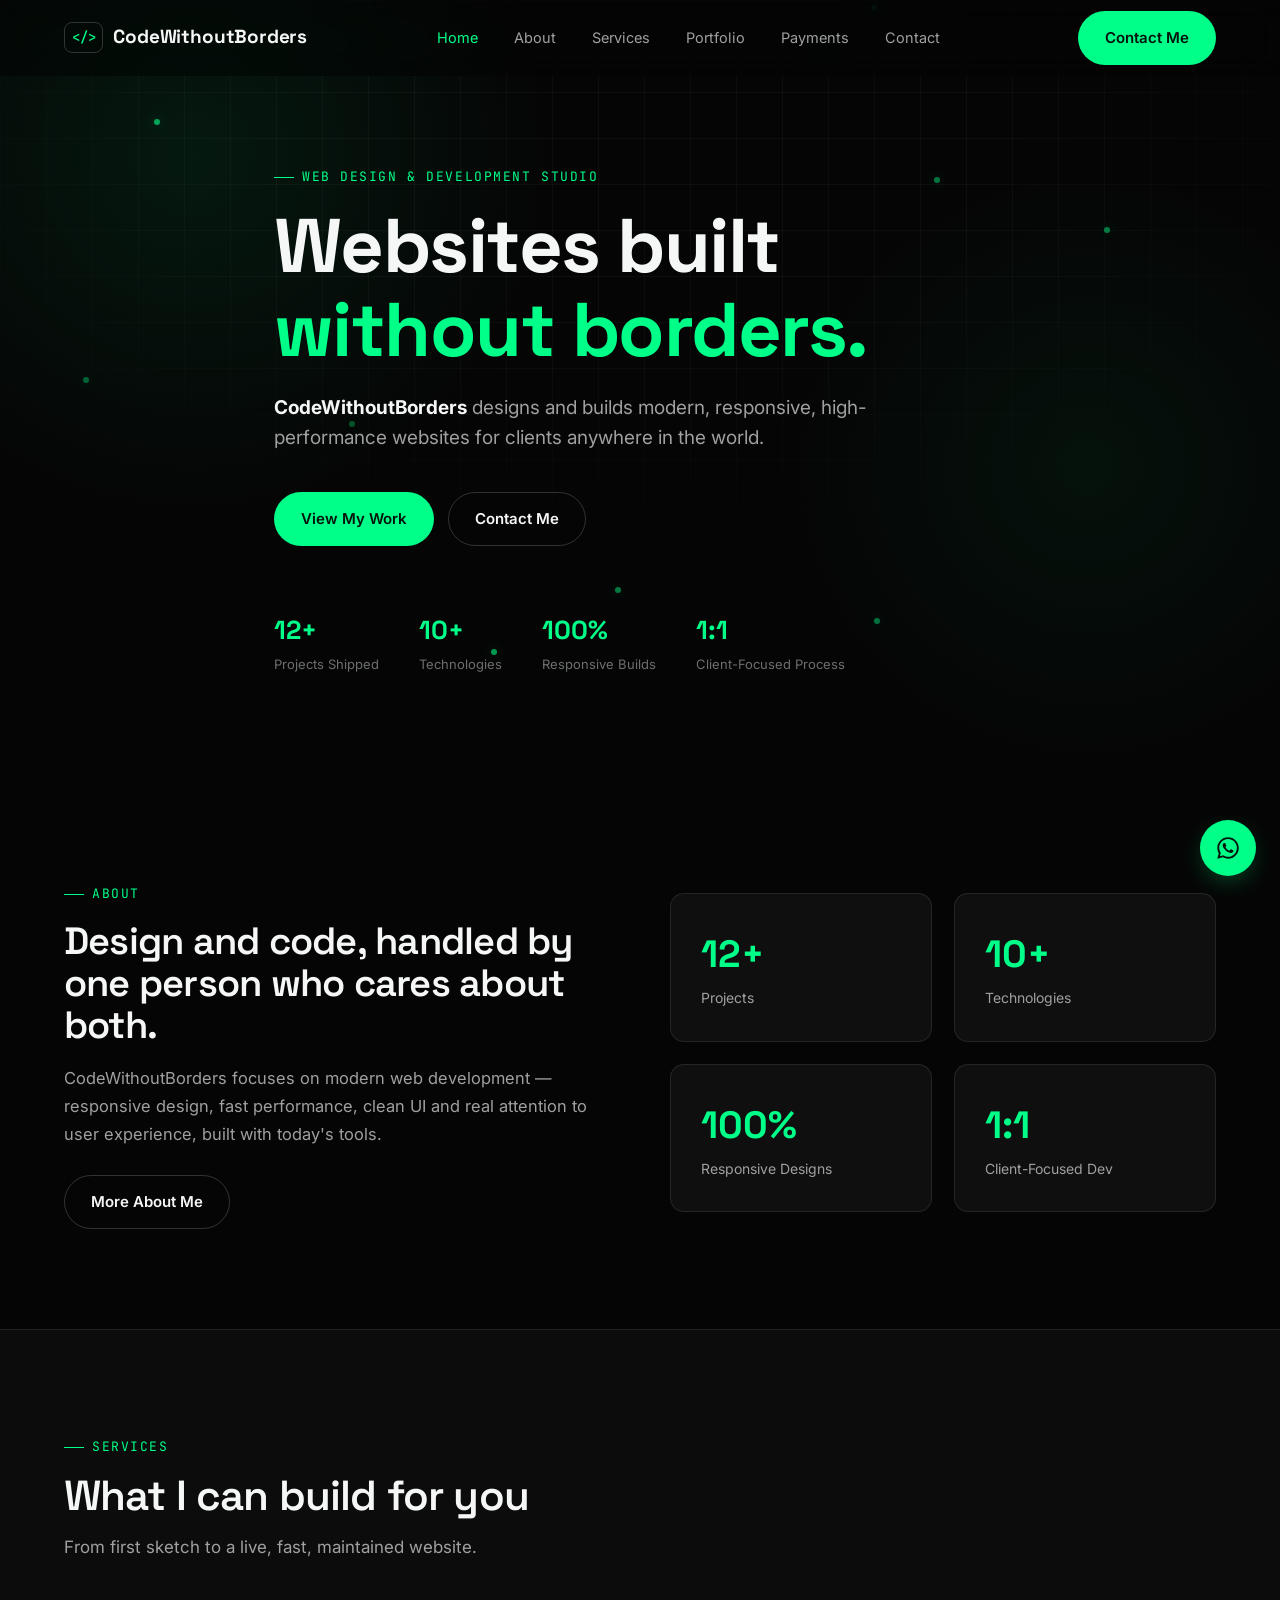
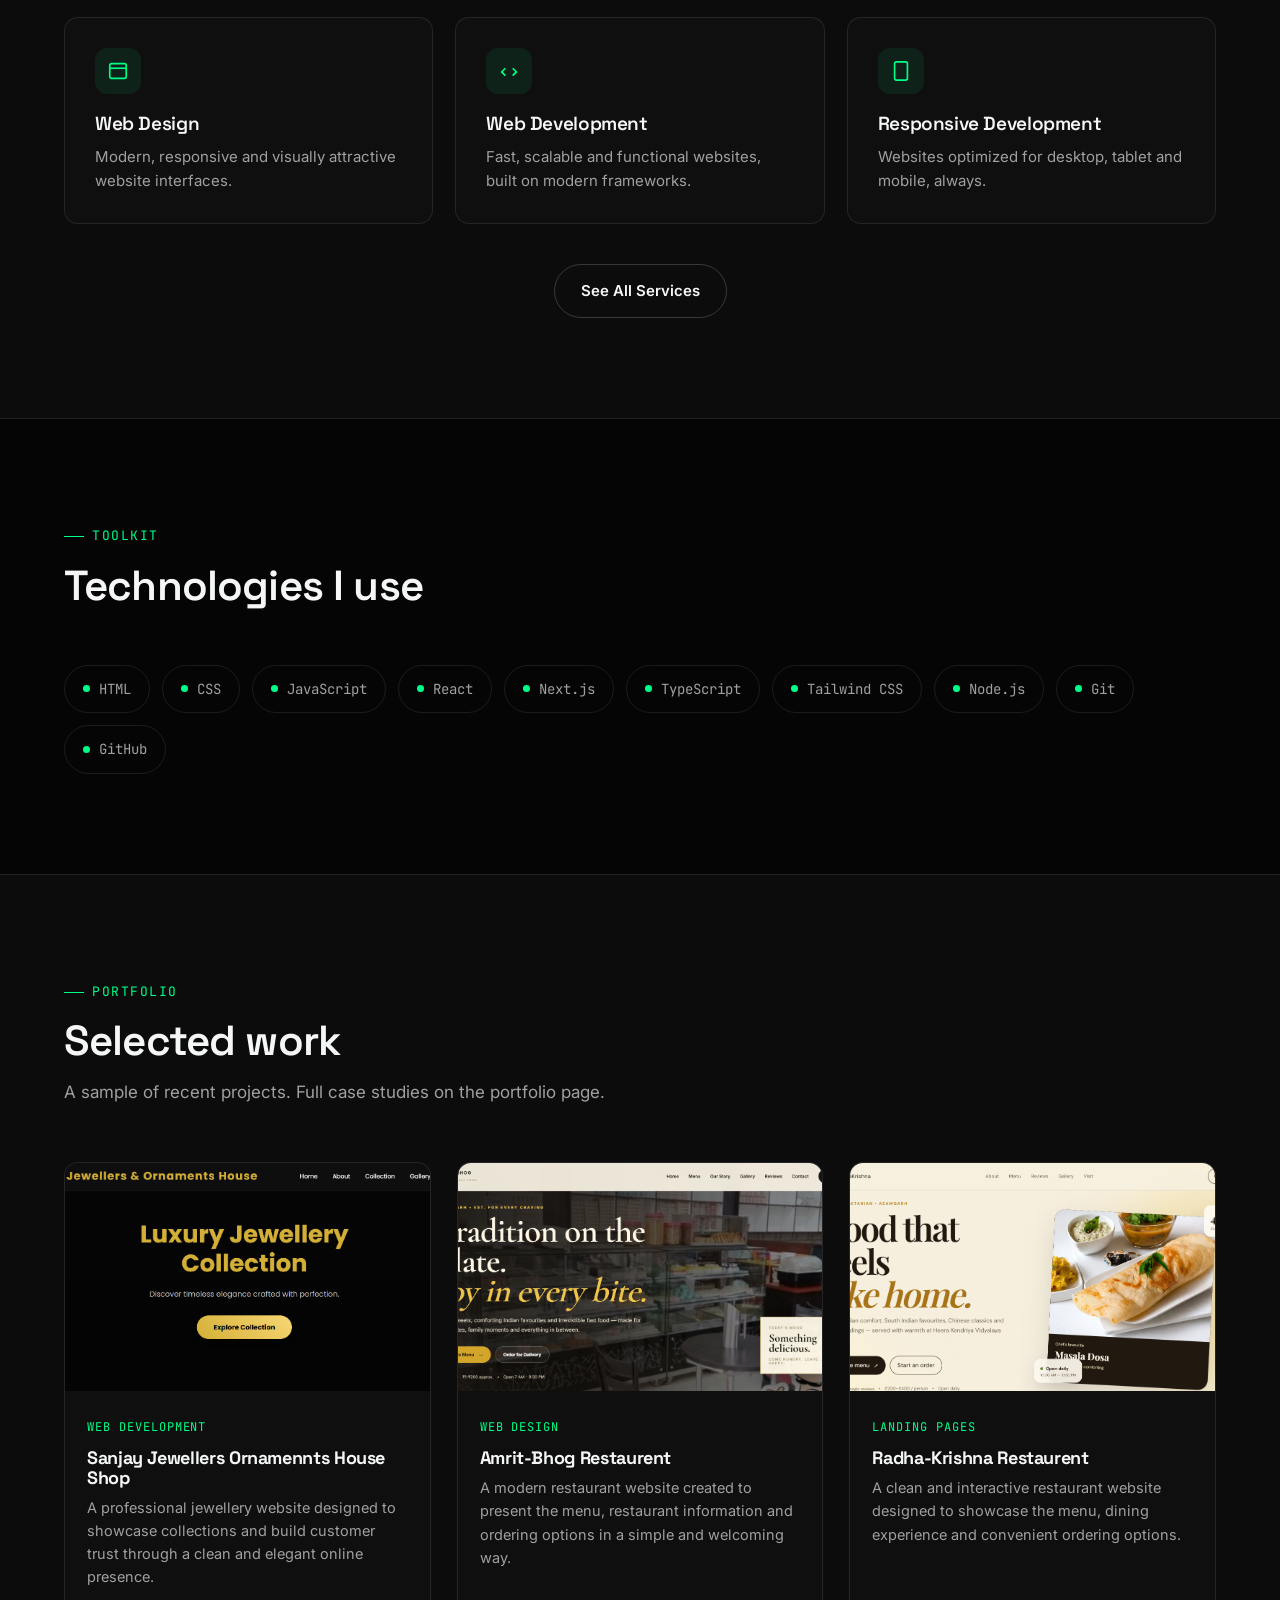
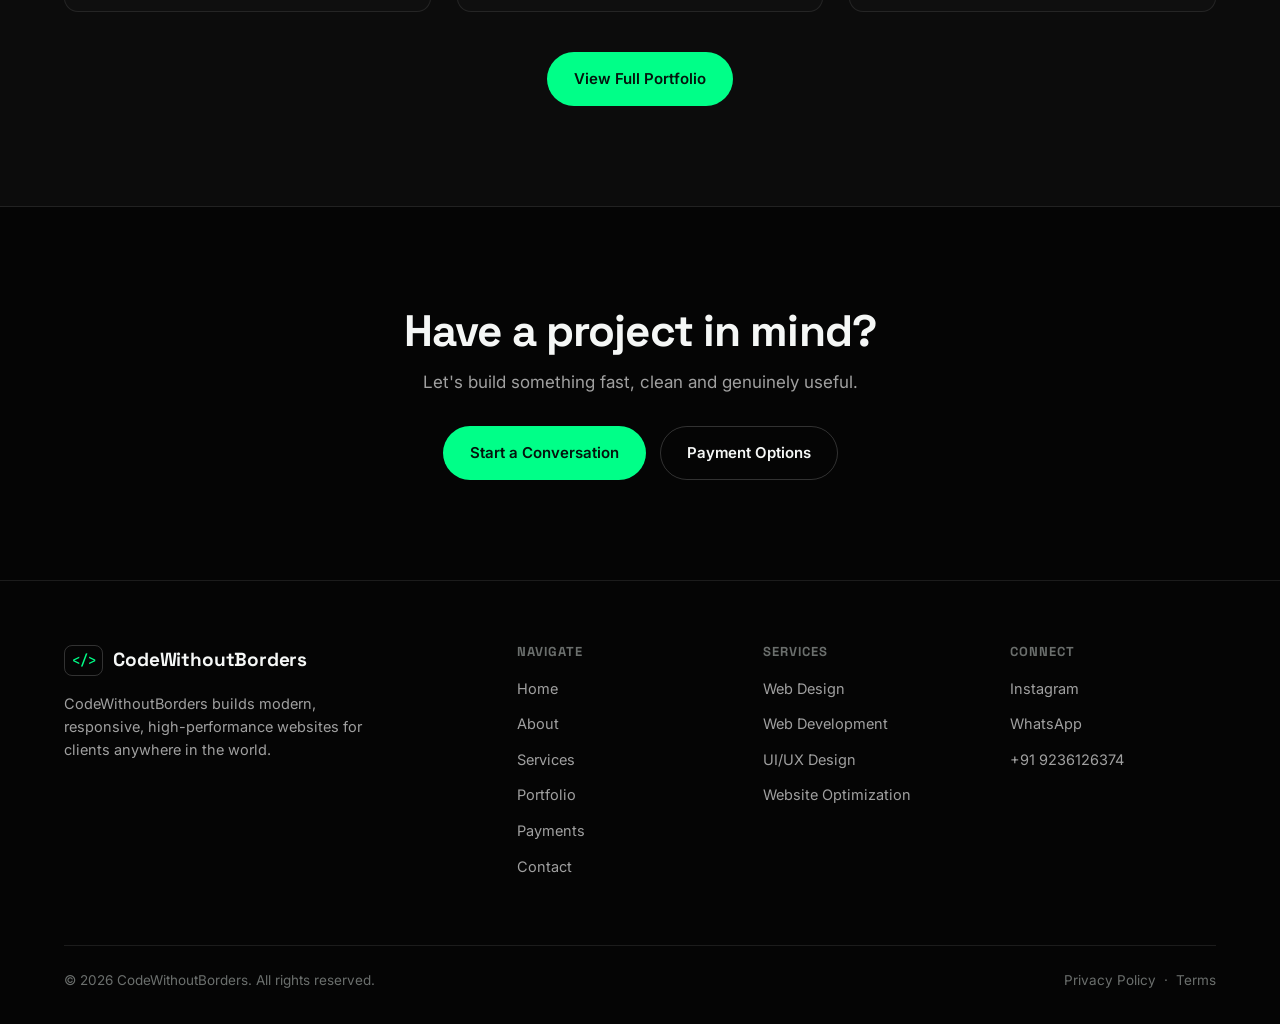
<file: index.html>
<!DOCTYPE html>
<html lang="en">
<head>
<meta charset="UTF-8" />
<meta name="viewport" content="width=device-width, initial-scale=1.0" />
<title>CodeWithoutBorders — Web Design &amp; Development Without Borders</title>
<meta name="description" content="CodeWithoutBorders builds modern, responsive, high-performance websites — web design, web development, UI/UX and optimization for clients anywhere." />
<link rel="canonical" href="https://REPLACE_ME_DOMAIN.com/" />
<meta property="og:type" content="website" />
<meta property="og:title" content="CodeWithoutBorders — Web Design & Development Without Borders" />
<meta property="og:description" content="Modern, responsive and high-performance websites, built without borders." />
<meta property="og:url" content="https://REPLACE_ME_DOMAIN.com/" />
<meta name="twitter:card" content="summary_large_image" />
<link rel="icon" href="data:image/svg+xml,<svg xmlns=%22http://www.w3.org/2000/svg%22 viewBox=%220 0 100 100%22><text y=%22.9em%22 font-size=%2290%22 fill=%22%2300ff88%22>&lt;/&gt;</text></svg>" />
<link rel="stylesheet" href="css/styles.css" />
</head>
<body data-page="home">
<a href="#main" class="skip-link">Skip to content</a>
<div id="site-header"></div>

<main id="main">
  <section class="hero">
    <div class="hero-bg" aria-hidden="true"></div>
    <div class="hero-grid" aria-hidden="true"></div>
    <div class="floaters" aria-hidden="true"></div>
    <div class="container hero-content">
      <span class="eyebrow">Web Design &amp; Development Studio</span>
      <h1>Websites built <span class="accent">without borders.</span></h1>
      <p class="hero-sub"><strong style="color:var(--text);">CodeWithoutBorders</strong> designs and builds modern, responsive, high-performance websites for clients anywhere in the world.</p>
      <div class="hero-cta">
        <a href="portfolio.html" class="btn btn-primary">View My Work</a>
        <a href="contact.html" class="btn btn-secondary">Contact Me</a>
      </div>
      <div class="hero-meta">
        <div><strong>12+</strong><span>Projects Shipped</span></div>
        <div><strong>10+</strong><span>Technologies</span></div>
        <div><strong>100%</strong><span>Responsive Builds</span></div>
        <div><strong>1:1</strong><span>Client-Focused Process</span></div>
      </div>
    </div>
  </section>

  <section class="section" id="about-preview">
    <div class="container">
      <div class="split-2col" style="--split-ratio: 1fr 1fr; --split-gap: 60px;">
        <div class="reveal">
          <span class="eyebrow">About</span>
          <h2 style="font-size:clamp(26px,4vw,38px); font-weight:600;">Design and code, handled by one person who cares about both.</h2>
          <p style="color:var(--text-muted); margin-top:18px; font-size:16.5px; line-height:1.7;">
            CodeWithoutBorders focuses on modern web development — responsive design, fast performance, clean UI and real attention to user experience, built with today's tools.
          </p>
          <a href="about.html" class="btn btn-secondary" style="margin-top:26px;">More About Me</a>
        </div>
        <div class="grid grid-2 reveal">
          <div class="card stat-card">
            <strong>12+</strong>
            <span>Projects</span>
          </div>
          <div class="card stat-card">
            <strong>10+</strong>
            <span>Technologies</span>
          </div>
          <div class="card stat-card">
            <strong>100%</strong>
            <span>Responsive Designs</span>
          </div>
          <div class="card stat-card">
            <strong>1:1</strong>
            <span>Client-Focused Dev</span>
          </div>
        </div>
      </div>
    </div>
  </section>

  <section class="section" style="background:var(--bg-elevated); border-top:1px solid var(--border); border-bottom:1px solid var(--border);">
    <div class="container">
      <div class="section-head reveal">
        <span class="eyebrow">Services</span>
        <h2>What I can build for you</h2>
        <p>From first sketch to a live, fast, maintained website.</p>
      </div>
      <div class="grid grid-3" id="homeServices">
        <div class="card reveal">
          <div class="icon"><svg width="22" height="22" viewBox="0 0 24 24" fill="none" stroke="currentColor" stroke-width="1.8"><rect x="3" y="4" width="18" height="16" rx="2"/><path d="M3 9h18"/></svg></div>
          <h3>Web Design</h3>
          <p>Modern, responsive and visually attractive website interfaces.</p>
        </div>
        <div class="card reveal">
          <div class="icon"><svg width="22" height="22" viewBox="0 0 24 24" fill="none" stroke="currentColor" stroke-width="1.8"><path d="m8 9-4 4 4 4M16 9l4 4-4 4"/></svg></div>
          <h3>Web Development</h3>
          <p>Fast, scalable and functional websites, built on modern frameworks.</p>
        </div>
        <div class="card reveal">
          <div class="icon"><svg width="22" height="22" viewBox="0 0 24 24" fill="none" stroke="currentColor" stroke-width="1.8"><rect x="5" y="2" width="14" height="20" rx="2"/><path d="M12 18h.01"/></svg></div>
          <h3>Responsive Development</h3>
          <p>Websites optimized for desktop, tablet and mobile, always.</p>
        </div>
      </div>
      <div class="text-center mt-lg reveal">
        <a href="services.html" class="btn btn-secondary">See All Services</a>
      </div>
    </div>
  </section>

  <section class="section">
    <div class="container">
      <div class="section-head reveal">
        <span class="eyebrow">Toolkit</span>
        <h2>Technologies I use</h2>
      </div>
      <div class="tech-badges reveal" id="homeTech">
        <span class="tech-badge"><span class="dot"></span>HTML</span>
        <span class="tech-badge"><span class="dot"></span>CSS</span>
        <span class="tech-badge"><span class="dot"></span>JavaScript</span>
        <span class="tech-badge"><span class="dot"></span>React</span>
        <span class="tech-badge"><span class="dot"></span>Next.js</span>
        <span class="tech-badge"><span class="dot"></span>TypeScript</span>
        <span class="tech-badge"><span class="dot"></span>Tailwind CSS</span>
        <span class="tech-badge"><span class="dot"></span>Node.js</span>
        <span class="tech-badge"><span class="dot"></span>Git</span>
        <span class="tech-badge"><span class="dot"></span>GitHub</span>
      </div>
    </div>
  </section>

  <section class="section" style="background:var(--bg-elevated); border-top:1px solid var(--border); border-bottom:1px solid var(--border);">
    <div class="container">
      <div class="section-head reveal">
        <span class="eyebrow">Portfolio</span>
        <h2>Selected work</h2>
        <p>A sample of recent projects. Full case studies on the portfolio page.</p>
      </div>
      <div class="project-grid" id="homeProjectGrid">
        <div class="empty-state">Loading projects…</div>
      </div>
      <div class="text-center mt-lg reveal">
        <a href="portfolio.html" class="btn btn-primary">View Full Portfolio</a>
      </div>
    </div>
  </section>

  <section class="section text-center">
    <div class="container reveal">
      <h2 style="font-size:clamp(28px,4.5vw,44px);">Have a project in mind?</h2>
      <p style="color:var(--text-muted); margin-top:14px; font-size:17px;">Let's build something fast, clean and genuinely useful.</p>
      <div class="hero-cta" style="justify-content:center; margin-top:30px;">
        <a href="contact.html" class="btn btn-primary">Start a Conversation</a>
        <a href="payments.html" class="btn btn-secondary">Payment Options</a>
      </div>
    </div>
  </section>
</main>

<div id="site-footer"></div>
<div id="site-whatsapp"></div>

<script src="js/config.js"></script>
<script src="js/components.js"></script>
<script src="js/main.js"></script>
<script>
  // Small featured-projects preview, reuses the same data source as the portfolio page.
  (async function () {
    const grid = document.getElementById("homeProjectGrid");
    try {
      const res = await fetch("data/projects.json");
      const projects = await res.json();
      const featured = projects.filter((p) => p.featured).slice(0, 3);
      const list = featured.length ? featured : projects.slice(0, 3);
      grid.innerHTML = list
        .map(
          (p) => `
        <a class="project-card in-view" href="project.html?slug=${encodeURIComponent(p.slug)}">
          <div class="thumb"><img src="${p.image}" alt="Screenshot of ${p.title}" loading="lazy" onerror="this.src='assets/placeholder-project.svg'"/></div>
          <div class="body">
            <span class="cat">${p.category}</span>
            <h3>${p.title}</h3>
            <p>${p.description}</p>
          </div>
        </a>`
        )
        .join("");
    } catch {
      grid.innerHTML = `<div class="empty-state">Couldn't load projects — run this site through a local server (see README.md).</div>`;
    }
  })();
</script>
</body>
</html>
</file>
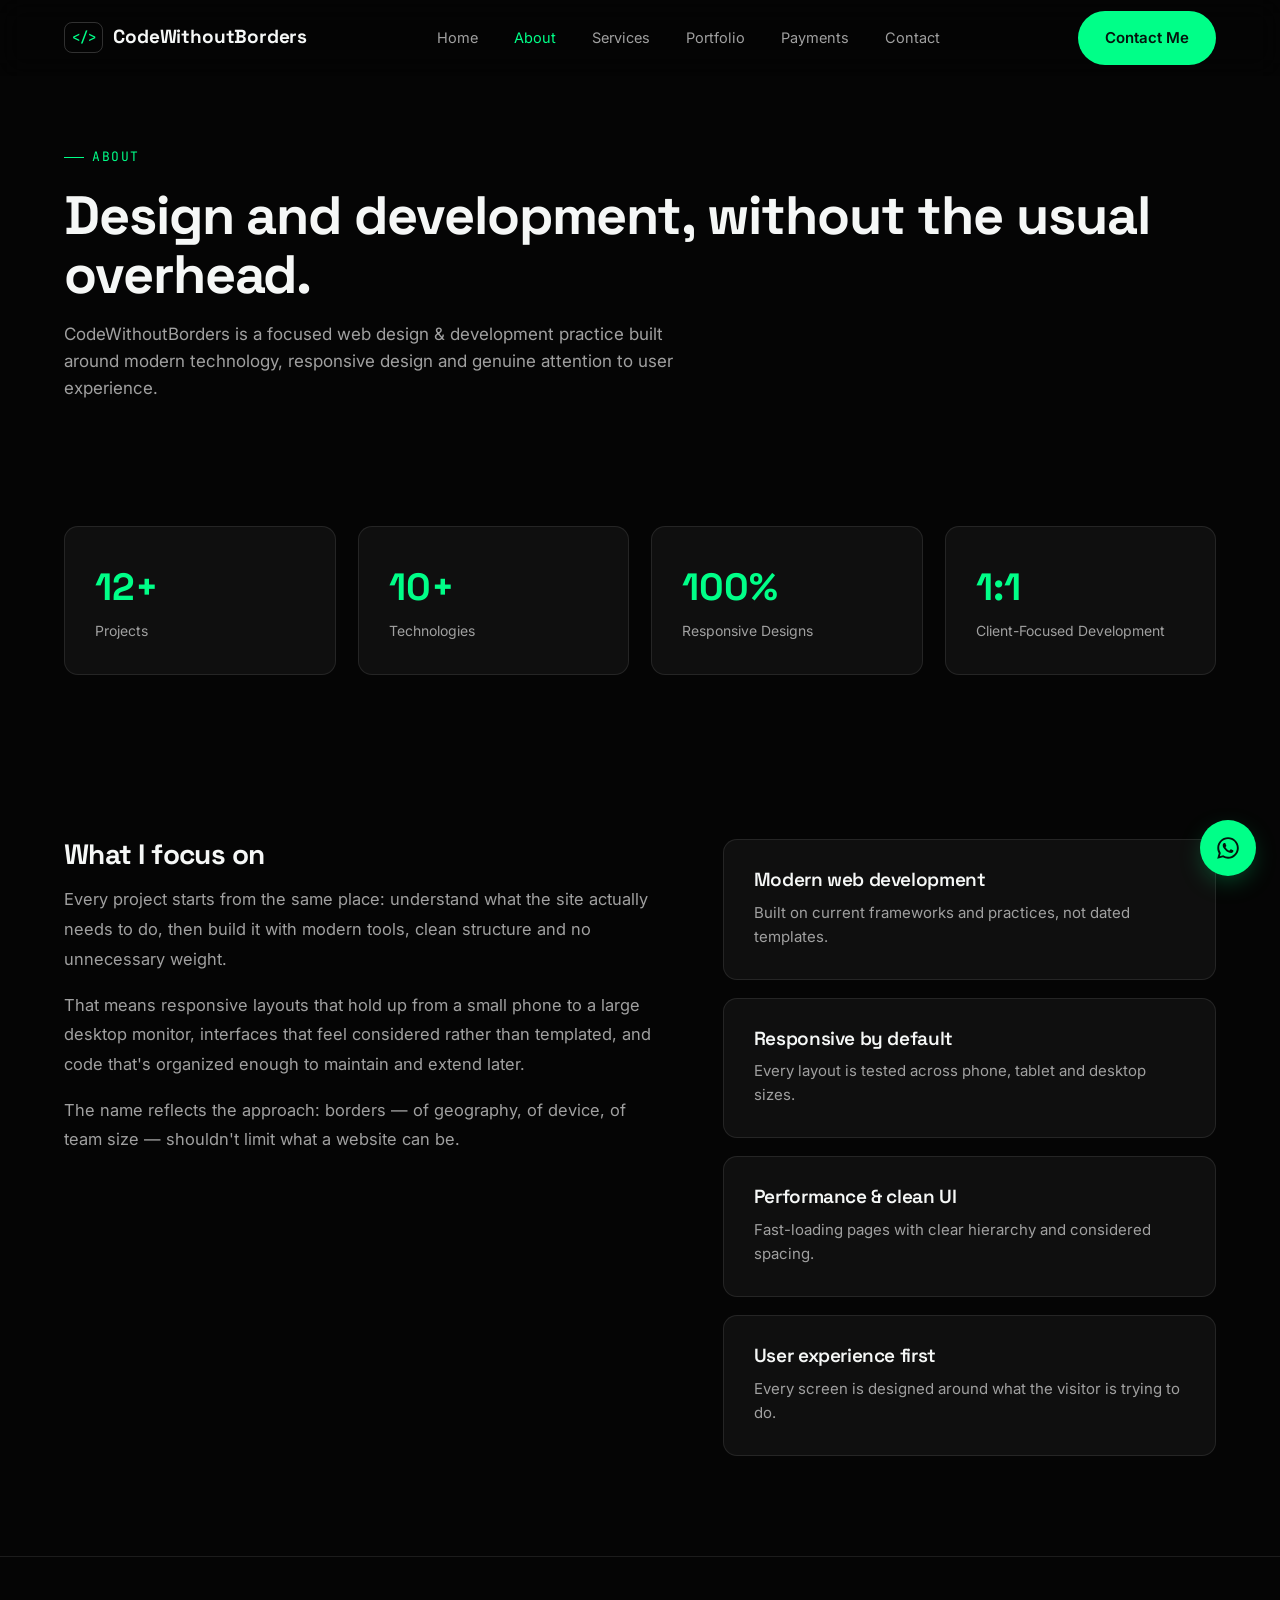
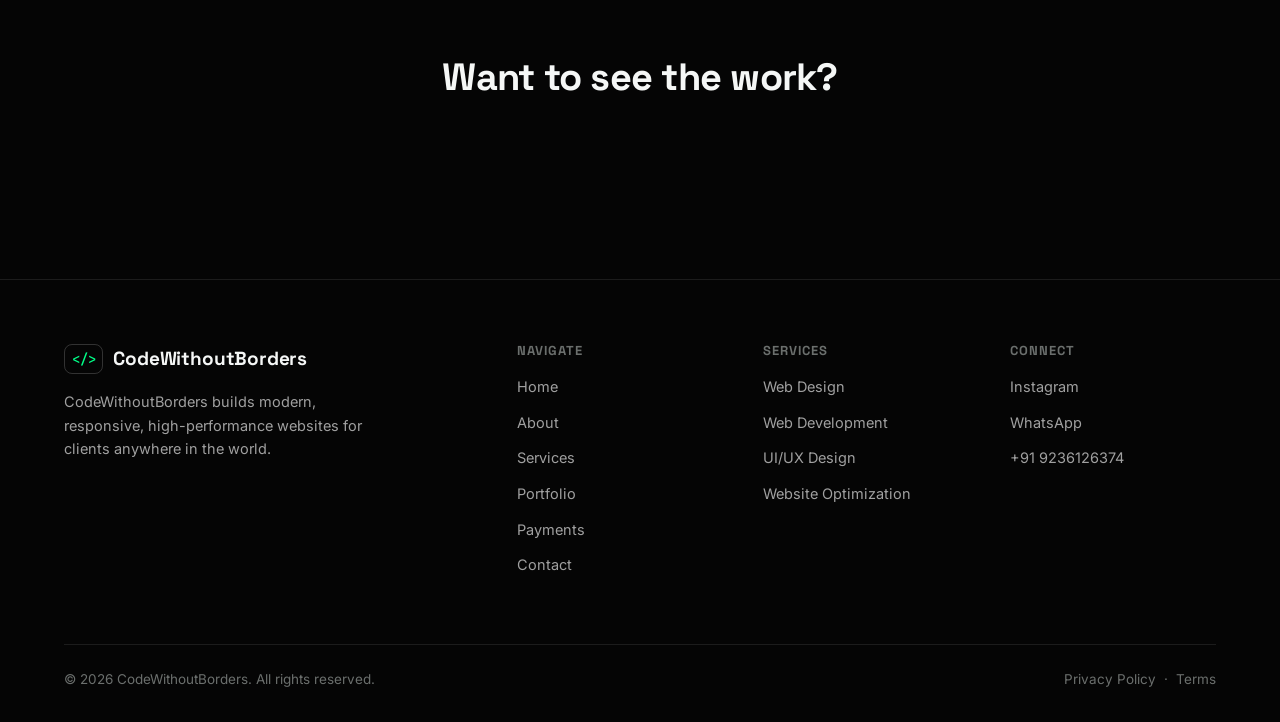
<file: about.html>
<!DOCTYPE html>
<html lang="en">
<head>
<meta charset="UTF-8" />
<meta name="viewport" content="width=device-width, initial-scale=1.0" />
<title>About — CodeWithoutBorders</title>
<meta name="description" content="Learn about CodeWithoutBorders — a web design and development studio focused on modern, responsive, high-performance websites." />
<link rel="canonical" href="https://REPLACE_ME_DOMAIN.com/about.html" />
<link rel="icon" href="data:image/svg+xml,<svg xmlns=%22http://www.w3.org/2000/svg%22 viewBox=%220 0 100 100%22><text y=%22.9em%22 font-size=%2290%22 fill=%22%2300ff88%22>&lt;/&gt;</text></svg>" />
<link rel="stylesheet" href="css/styles.css" />
</head>
<body data-page="about">
<a href="#main" class="skip-link">Skip to content</a>
<div id="site-header"></div>

<main id="main">
  <section class="page-header">
    <div class="container">
      <span class="eyebrow">About</span>
      <h1>Design and development, without the usual overhead.</h1>
      <p>CodeWithoutBorders is a focused web design &amp; development practice built around modern technology, responsive design and genuine attention to user experience.</p>
    </div>
  </section>

  <section class="section-tight">
    <div class="container">
      <div class="grid grid-4" id="aboutStats">
        <div class="card stat-card reveal"><strong>12+</strong><span>Projects</span></div>
        <div class="card stat-card reveal"><strong>10+</strong><span>Technologies</span></div>
        <div class="card stat-card reveal"><strong>100%</strong><span>Responsive Designs</span></div>
        <div class="card stat-card reveal"><strong>1:1</strong><span>Client-Focused Development</span></div>
      </div>
    </div>
  </section>

  <section class="section">
    <div class="container">
      <div class="split-2col" style="--split-ratio: 1.1fr 0.9fr; --split-gap: 56px; --split-align: start;">
        <div class="reveal">
          <h2 style="font-size:28px; margin-bottom:16px;">What I focus on</h2>
          <p style="color:var(--text-muted); font-size:16.5px; line-height:1.8; margin-bottom:16px;">
            Every project starts from the same place: understand what the site actually needs to do, then build it with modern tools, clean structure and no unnecessary weight.
          </p>
          <p style="color:var(--text-muted); font-size:16.5px; line-height:1.8; margin-bottom:16px;">
            That means responsive layouts that hold up from a small phone to a large desktop monitor, interfaces that feel considered rather than templated, and code that's organized enough to maintain and extend later.
          </p>
          <p style="color:var(--text-muted); font-size:16.5px; line-height:1.8;">
            The name reflects the approach: borders — of geography, of device, of team size — shouldn't limit what a website can be.
          </p>
        </div>
        <div class="grid" style="gap:18px;">
          <div class="card reveal">
            <h3>Modern web development</h3>
            <p>Built on current frameworks and practices, not dated templates.</p>
          </div>
          <div class="card reveal">
            <h3>Responsive by default</h3>
            <p>Every layout is tested across phone, tablet and desktop sizes.</p>
          </div>
          <div class="card reveal">
            <h3>Performance &amp; clean UI</h3>
            <p>Fast-loading pages with clear hierarchy and considered spacing.</p>
          </div>
          <div class="card reveal">
            <h3>User experience first</h3>
            <p>Every screen is designed around what the visitor is trying to do.</p>
          </div>
        </div>
      </div>
    </div>
  </section>

  <section class="section text-center" style="border-top:1px solid var(--border);">
    <div class="container reveal">
      <h2 style="font-size:clamp(26px,4vw,38px);">Want to see the work?</h2>
      <div class="hero-cta" style="justify-content:center; margin-top:26px;">
        <a href="portfolio.html" class="btn btn-primary">View Portfolio</a>
        <a href="contact.html" class="btn btn-secondary">Get in Touch</a>
      </div>
    </div>
  </section>
</main>

<div id="site-footer"></div>
<div id="site-whatsapp"></div>
<script src="js/config.js"></script>
<script src="js/components.js"></script>
<script src="js/main.js"></script>
</body>
</html>
</file>
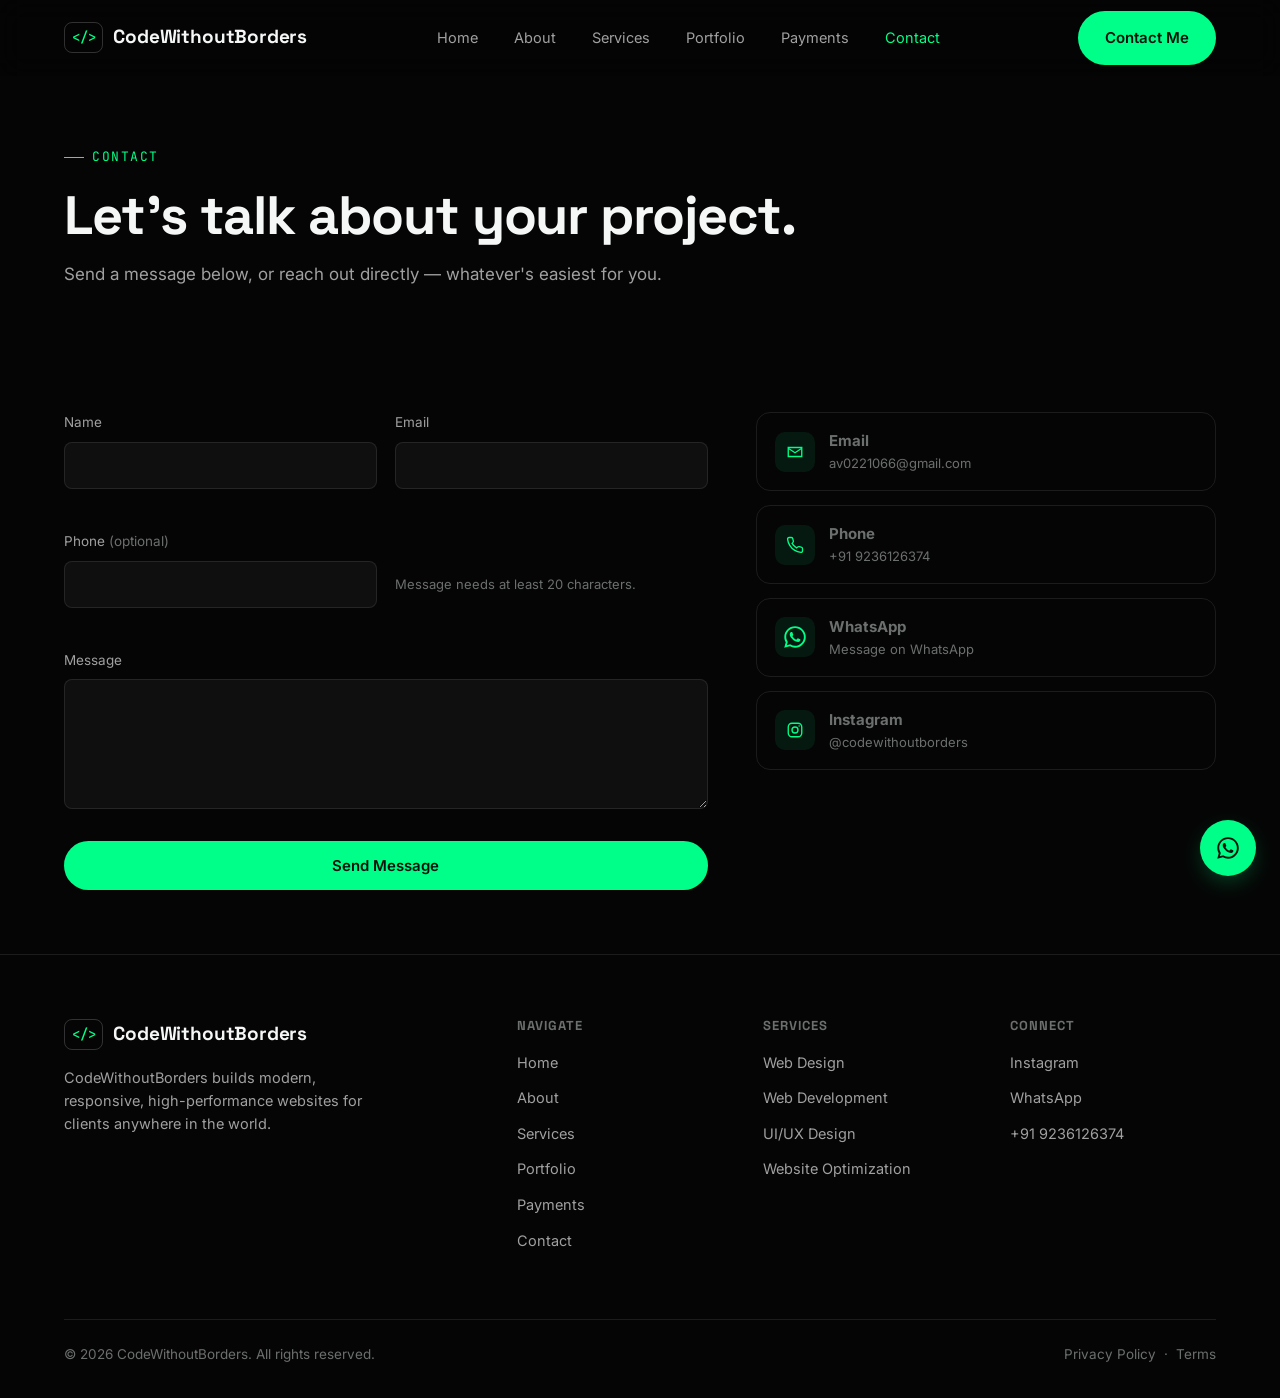
<file: contact.html>
<!DOCTYPE html>
<html lang="en">
<head>
<meta charset="UTF-8" />
<meta name="viewport" content="width=device-width, initial-scale=1.0" />
<title>Contact — CodeWithoutBorders</title>
<meta name="description" content="Get in touch with CodeWithoutBorders for your next web design or development project." />
<link rel="canonical" href="https://REPLACE_ME_DOMAIN.com/contact.html" />
<link rel="icon" href="data:image/svg+xml,<svg xmlns=%22http://www.w3.org/2000/svg%22 viewBox=%220 0 100 100%22><text y=%22.9em%22 font-size=%2290%22 fill=%22%2300ff88%22>&lt;/&gt;</text></svg>" />
<link rel="stylesheet" href="css/styles.css" />
</head>
<body data-page="contact">
<a href="#main" class="skip-link">Skip to content</a>
<div id="site-header"></div>

<main id="main">
  <section class="page-header">
    <div class="container">
      <span class="eyebrow">Contact</span>
      <h1>Let's talk about your project.</h1>
      <p>Send a message below, or reach out directly — whatever's easiest for you.</p>
    </div>
  </section>

  <section class="section-tight">
    <div class="container">
      <div class="split-2col" style="--split-ratio: 1.4fr 1fr; --split-gap: 48px; --split-align: start;">
        <form id="contactForm" class="reveal" novalidate>
          <div class="form-grid">
            <div class="field">
              <label for="name">Name</label>
              <input type="text" id="name" name="name" autocomplete="name" required />
              <span class="error" data-error-for="name"></span>
            </div>
            <div class="field">
              <label for="email">Email</label>
              <input type="email" id="email" name="email" autocomplete="email" required />
              <span class="error" data-error-for="email"></span>
            </div>
            <div class="field">
              <label for="phone">Phone <span style="color:var(--text-faint);">(optional)</span></label>
              <input type="tel" id="phone" name="phone" autocomplete="tel" />
              <span class="error" data-error-for="phone"></span>
            </div>
            <div class="field">
              <label for="messageLen">&nbsp;</label>
              <div style="padding:13px 0; color:var(--text-faint); font-size:13px;">Message needs at least 20 characters.</div>
            </div>
            <div class="field full">
              <label for="message">Message</label>
              <textarea id="message" name="message" required></textarea>
              <span class="error" data-error-for="message"></span>
            </div>
          </div>
          <button type="submit" class="btn btn-primary btn-block" id="contactSubmit" style="margin-top:8px;">Send Message</button>
          <div id="formStatus" class="form-status" role="status" aria-live="polite"></div>
        </form>

        <div class="contact-side reveal">
          <a class="contact-link" href="#" id="emailLink">
            <span class="icon" id="mailIcon"></span>
            <span>
              <strong>Email</strong>
              <span id="emailText">Loading…</span>
            </span>
          </a>
          <a class="contact-link" href="#" id="phoneLink">
            <span class="icon" id="phoneIcon"></span>
            <span>
              <strong>Phone</strong>
              <span id="phoneText">Loading…</span>
            </span>
          </a>
          <a class="contact-link" href="#" id="waLink" target="_blank" rel="noopener noreferrer">
            <span class="icon" id="waIcon"></span>
            <span>
              <strong>WhatsApp</strong>
              <span id="waText">Loading…</span>
            </span>
          </a>
          <a class="contact-link" href="#" id="igLink" target="_blank" rel="noopener noreferrer">
            <span class="icon" id="igIcon"></span>
            <span>
              <strong>Instagram</strong>
              <span id="igText">Loading…</span>
            </span>
          </a>
        </div>
      </div>
    </div>
  </section>
</main>

<div id="site-footer"></div>
<div id="site-whatsapp"></div>
<script src="js/config.js"></script>
<script src="js/components.js"></script>
<script src="js/main.js"></script>
<script src="js/contact.js"></script>
<script>
  document.addEventListener("DOMContentLoaded", () => {
    const mailIcon = document.getElementById("mailIcon");
    const phoneIcon = document.getElementById("phoneIcon");
    const waIcon = document.getElementById("waIcon");
    const igIcon = document.getElementById("igIcon");
    mailIcon.innerHTML = SiteChrome.icon("mail");
    phoneIcon.innerHTML = SiteChrome.icon("phone");
    waIcon.innerHTML = SiteChrome.icon("whatsapp");
    igIcon.innerHTML = SiteChrome.icon("instagram");

    const email = SITE_CONFIG.contactEmail;
    const emailReady = email && !email.startsWith("REPLACE_ME");
    const emailLink = document.getElementById("emailLink");
    emailLink.href = emailReady ? `mailto:${email}` : "#";
    document.getElementById("emailText").textContent = emailReady ? email : "Add your email in config.js";

    const tel = SiteChrome.telLink();
    const phoneLink = document.getElementById("phoneLink");
    phoneLink.href = tel || "#";
    document.getElementById("phoneText").textContent = tel ? SITE_CONFIG.phoneNumber : "Add your number in config.js";

    const wa = SiteChrome.waLink("Hi! I'd like to talk about a project.");
    const waLinkEl = document.getElementById("waLink");
    waLinkEl.href = wa || "#";
    document.getElementById("waText").textContent = wa ? "Message on WhatsApp" : "Add your number in config.js";

    document.getElementById("igLink").href = SiteChrome.igLink();
    document.getElementById("igText").textContent = "@" + SITE_CONFIG.instagramUsername;
  });
</script>
</body>
</html>
</file>
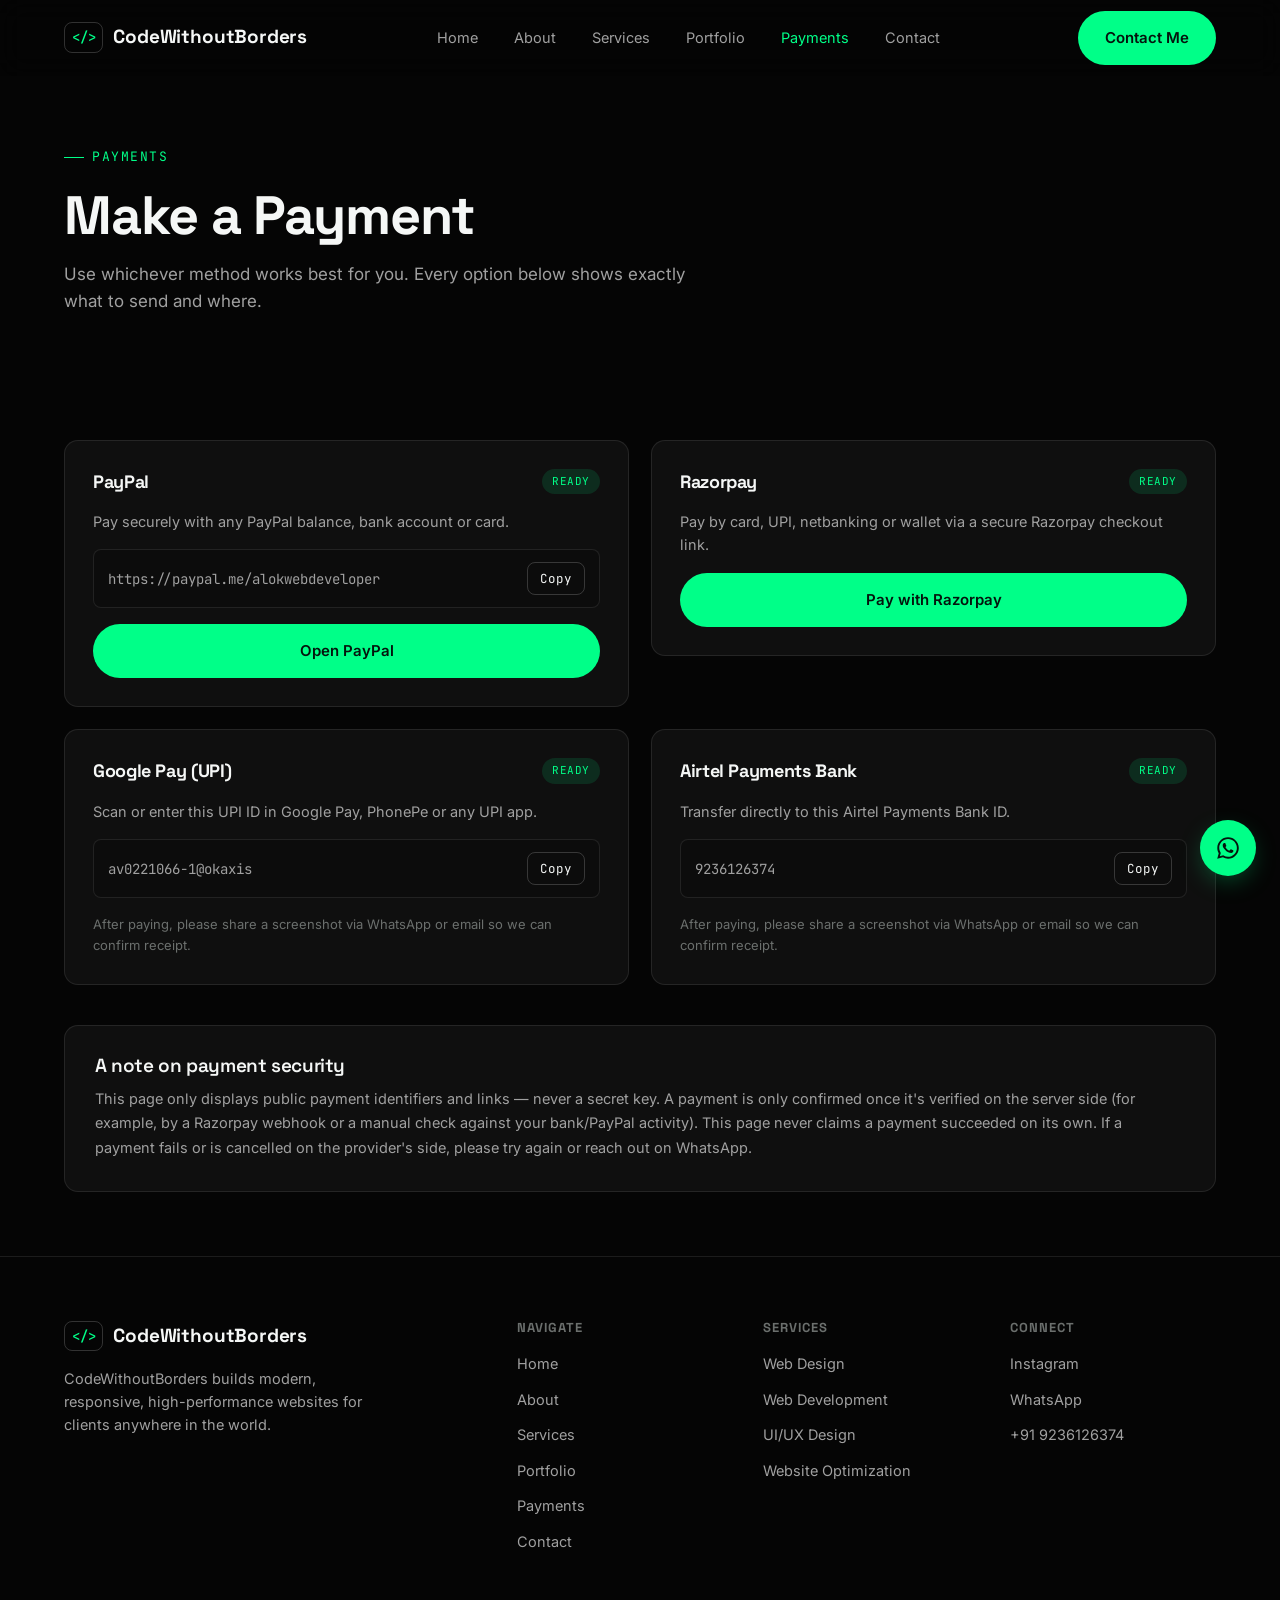
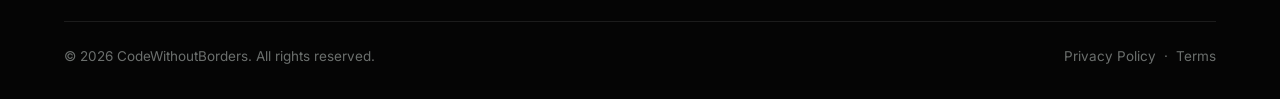
<file: payments.html>
<!DOCTYPE html>
<html lang="en">
<head>
<meta charset="UTF-8" />
<meta name="viewport" content="width=device-width, initial-scale=1.0" />
<title>Make a Payment — CodeWithoutBorders</title>
<meta name="description" content="Pay CodeWithoutBorders via PayPal, Razorpay, Google Pay (UPI) or Airtel Payments Bank." />
<link rel="canonical" href="https://REPLACE_ME_DOMAIN.com/payments.html" />
<link rel="icon" href="data:image/svg+xml,<svg xmlns=%22http://www.w3.org/2000/svg%22 viewBox=%220 0 100 100%22><text y=%22.9em%22 font-size=%2290%22 fill=%22%2300ff88%22>&lt;/&gt;</text></svg>" />
<link rel="stylesheet" href="css/styles.css" />
</head>
<body data-page="payments">
<a href="#main" class="skip-link">Skip to content</a>
<div id="site-header"></div>

<main id="main">
  <section class="page-header">
    <div class="container">
      <span class="eyebrow">Payments</span>
      <h1>Make a Payment</h1>
      <p>Use whichever method works best for you. Every option below shows exactly what to send and where.</p>
    </div>
  </section>

  <section class="section-tight">
    <div class="container">
      <div id="paymentsNotice" style="display:none; margin-bottom:32px; padding:16px 18px; border:1px solid var(--border-strong); border-radius:var(--radius-md); background:var(--surface); color:var(--text-muted); font-size:14.5px;">
        No payment methods are configured yet. Add real details in <code style="color:var(--green);">js/config.js</code> to activate these cards.
      </div>
      <div class="grid grid-2" id="paymentGrid"></div>

      <div class="card" style="margin-top:40px;">
        <h3 style="margin-bottom:10px;">A note on payment security</h3>
        <p style="color:var(--text-muted); font-size:14.5px; line-height:1.7;">
          This page only displays public payment identifiers and links — never a secret key. A payment is only
          confirmed once it's verified on the server side (for example, by a Razorpay webhook or a manual check
          against your bank/PayPal activity). This page never claims a payment succeeded on its own.
          If a payment fails or is cancelled on the provider's side, please try again or reach out on WhatsApp.
        </p>
      </div>
    </div>
  </section>
</main>

<div id="site-footer"></div>
<div id="site-whatsapp"></div>
<script src="js/config.js"></script>
<script src="js/components.js"></script>
<script src="js/main.js"></script>
<script src="js/payments.js"></script>
</body>
</html>
</file>
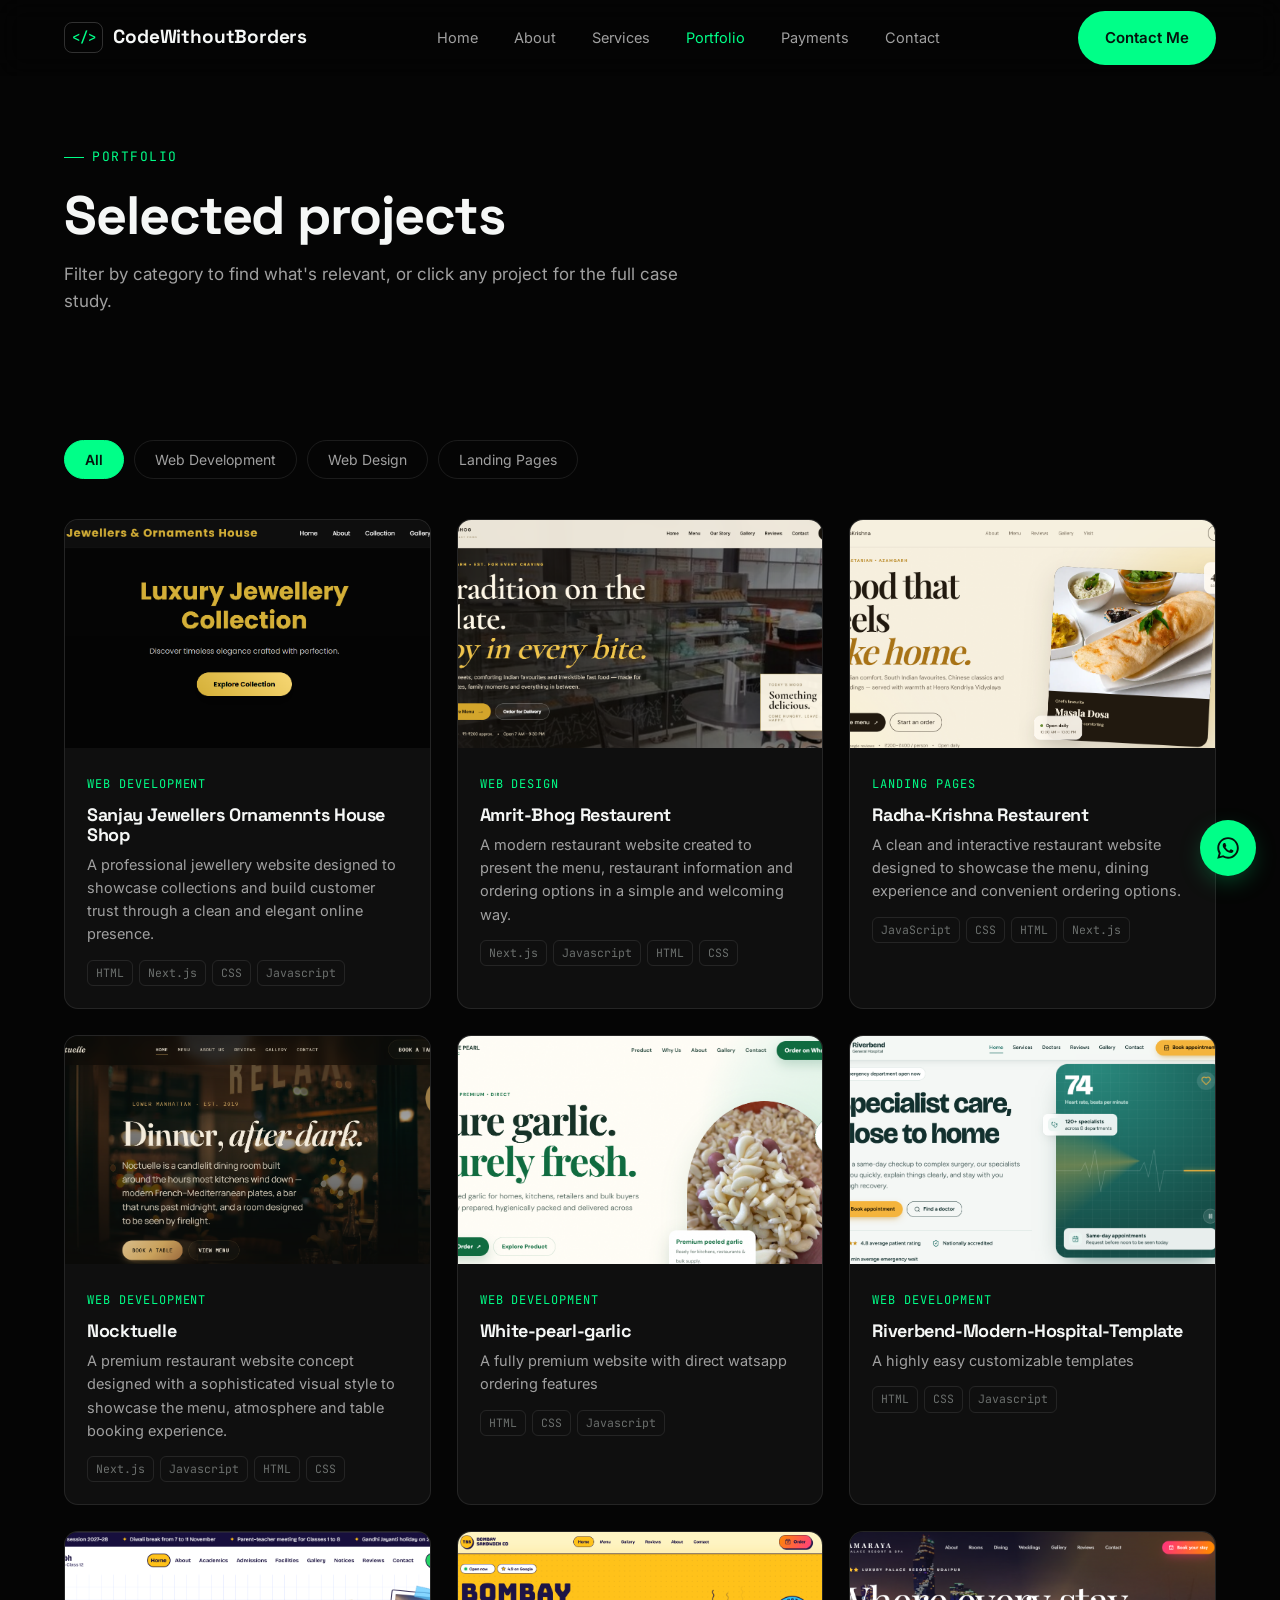
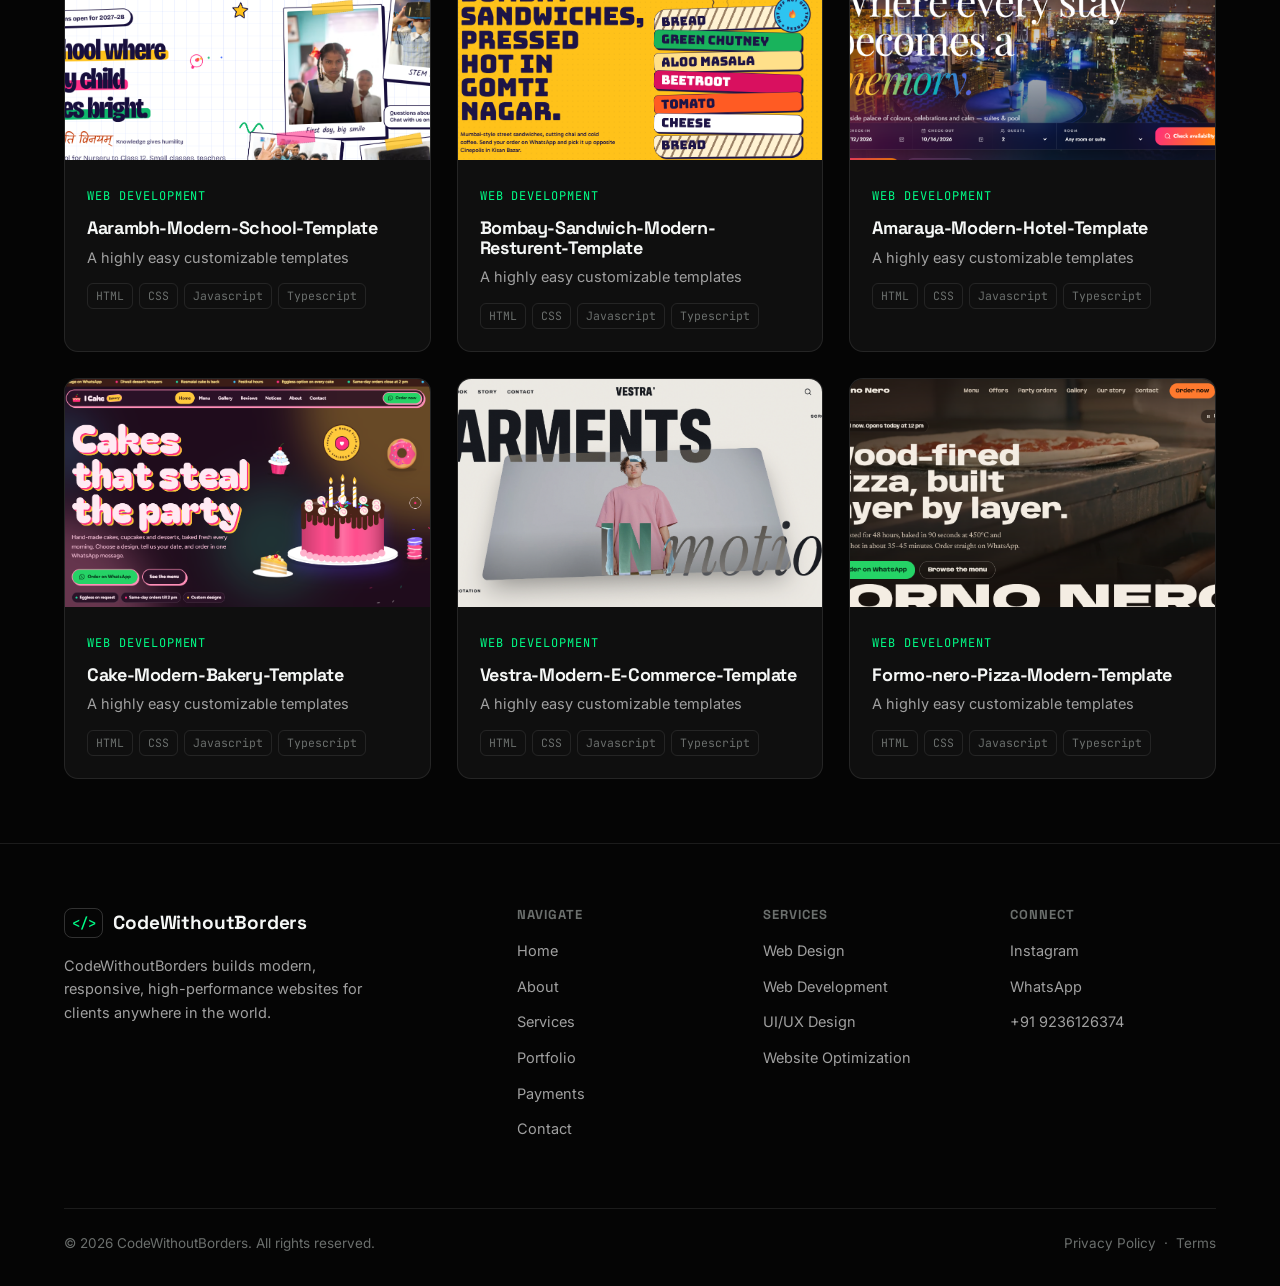
<file: portfolio.html>
<!DOCTYPE html>
<html lang="en">
<head>
<meta charset="UTF-8" />
<meta name="viewport" content="width=device-width, initial-scale=1.0" />
<title>Portfolio — CodeWithoutBorders</title>
<meta name="description" content="Browse projects by CodeWithoutBorders — web design, web development, landing pages and React builds." />
<link rel="canonical" href="https://REPLACE_ME_DOMAIN.com/portfolio.html" />
<link rel="icon" href="data:image/svg+xml,<svg xmlns=%22http://www.w3.org/2000/svg%22 viewBox=%220 0 100 100%22><text y=%22.9em%22 font-size=%2290%22 fill=%22%2300ff88%22>&lt;/&gt;</text></svg>" />
<link rel="stylesheet" href="css/styles.css" />
</head>
<body data-page="portfolio">
<a href="#main" class="skip-link">Skip to content</a>
<div id="site-header"></div>

<main id="main">
  <section class="page-header">
    <div class="container">
      <span class="eyebrow">Portfolio</span>
      <h1>Selected projects</h1>
      <p>Filter by category to find what's relevant, or click any project for the full case study.</p>
    </div>
  </section>

  <section class="section-tight">
    <div class="container">
      <div class="filter-bar" id="filterBar" aria-label="Filter projects by category"></div>
      <div class="project-grid" id="projectGrid"></div>
    </div>
  </section>
</main>

<div id="site-footer"></div>
<div id="site-whatsapp"></div>
<script src="js/config.js"></script>
<script src="js/components.js"></script>
<script src="js/main.js"></script>
<script src="js/portfolio.js"></script>
</body>
</html>
</file>
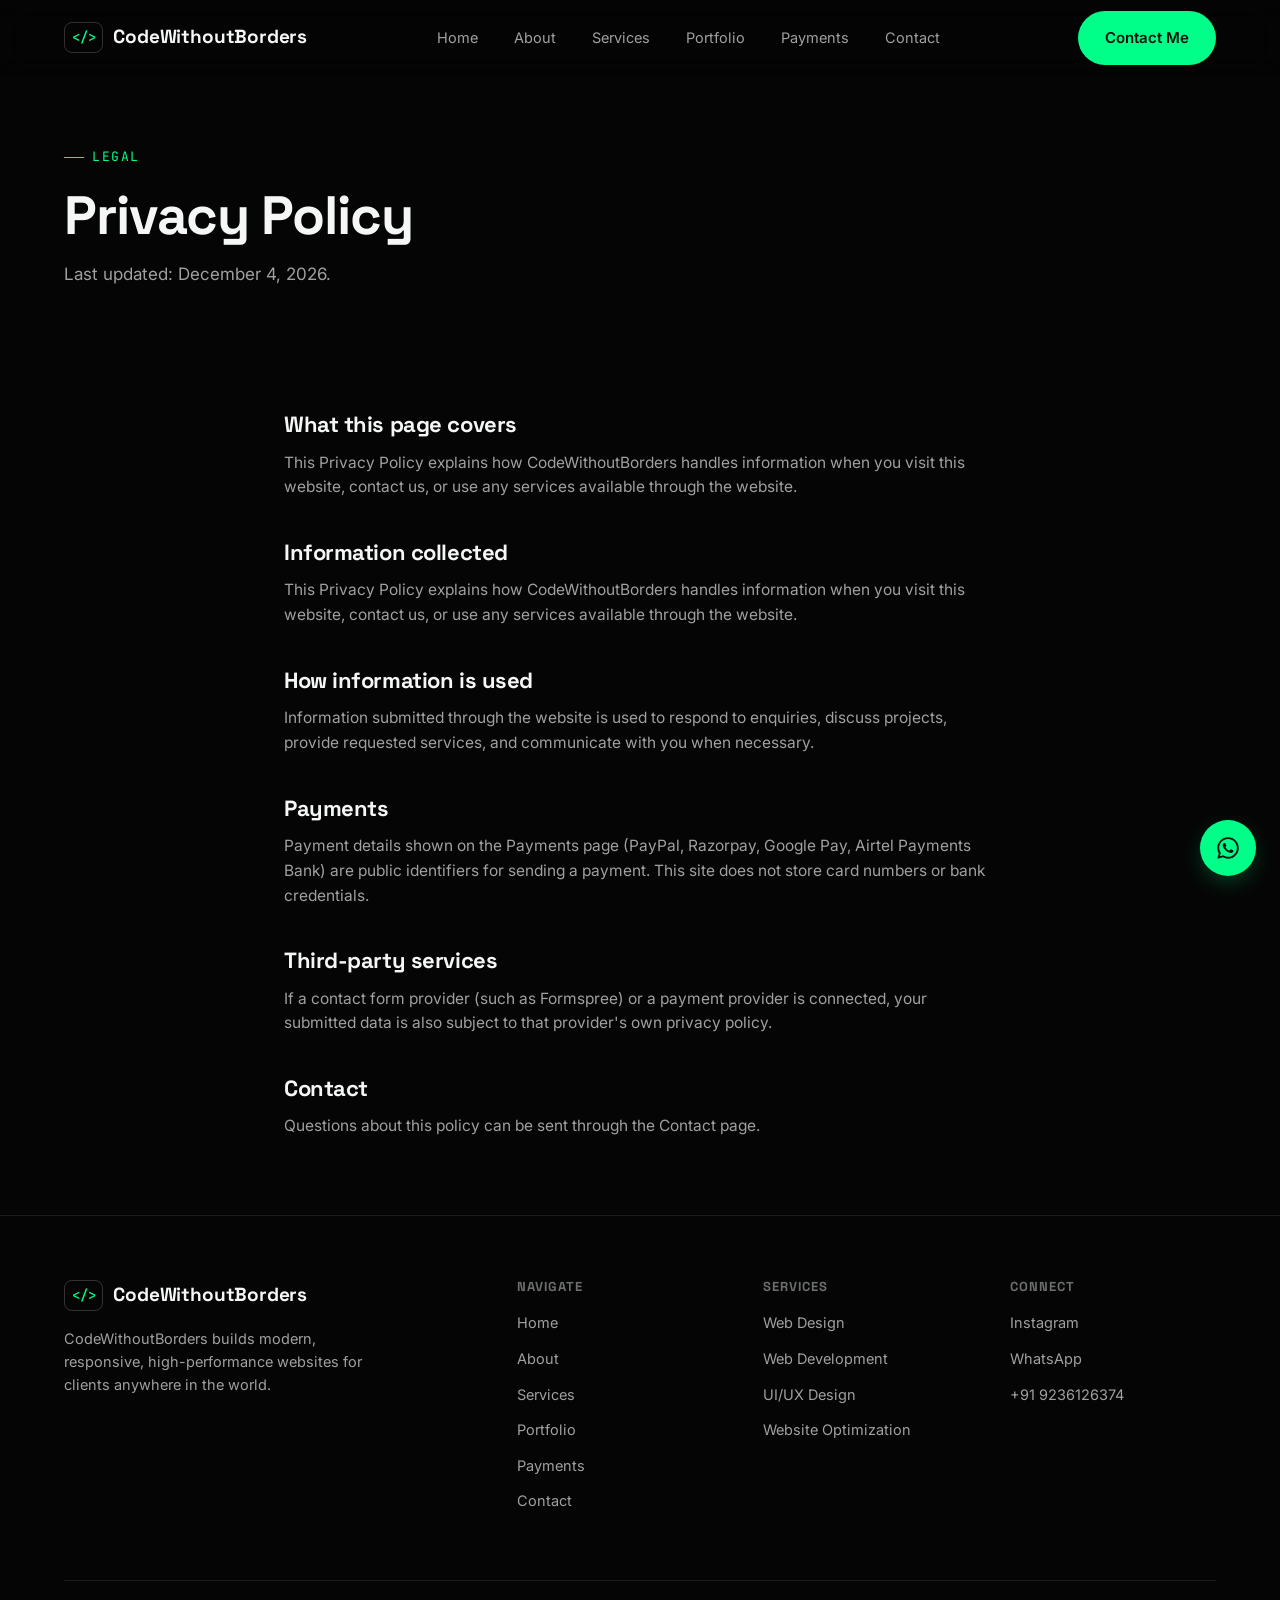
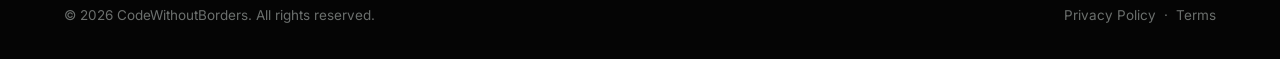
<file: privacy.html>
<!DOCTYPE html>
<html lang="en">
<head>
<meta charset="UTF-8" />
<meta name="viewport" content="width=device-width, initial-scale=1.0" />
<title>Privacy Policy — CodeWithoutBorders</title>
<meta name="description" content="Privacy policy for the CodeWithoutBorders website." />
<link rel="icon" href="data:image/svg+xml,<svg xmlns=%22http://www.w3.org/2000/svg%22 viewBox=%220 0 100 100%22><text y=%22.9em%22 font-size=%2290%22 fill=%22%2300ff88%22>&lt;/&gt;</text></svg>" />
<link rel="stylesheet" href="css/styles.css" />
</head>
<body data-page="">
<a href="#main" class="skip-link">Skip to content</a>
<div id="site-header"></div>

<main id="main">
  <section class="page-header">
    <div class="container">
      <span class="eyebrow">Legal</span>
      <h1>Privacy Policy</h1>
      <p>Last updated: <span id="lastUpdated"></span>.</p>
    </div>
  </section>

  <section class="section-tight">
    <div class="container prose">
      <h2>What this page covers</h2>
      <p>This Privacy Policy explains how CodeWithoutBorders handles information when you visit this website, contact us, or use any services available through the website.</p>

      <h2>Information collected</h2>
      <p>This Privacy Policy explains how CodeWithoutBorders handles information when you visit this website, contact us, or use any services available through the website.</p>

      <h2>How information is used</h2>
      <p>Information submitted through the website is used to respond to enquiries, discuss projects, provide requested services, and communicate with you when necessary.</p>

      <h2>Payments</h2>
      <p>Payment details shown on the Payments page (PayPal, Razorpay, Google Pay, Airtel Payments Bank) are public identifiers for sending a payment. This site does not store card numbers or bank credentials.</p>

      <h2>Third-party services</h2>
      <p>If a contact form provider (such as Formspree) or a payment provider is connected, your submitted data is also subject to that provider's own privacy policy.</p>

      <h2>Contact</h2>
      <p>Questions about this policy can be sent through the Contact page.</p>
    </div>
  </section>
</main>

<div id="site-footer"></div>
<div id="site-whatsapp"></div>
<script src="js/config.js"></script>
<script src="js/components.js"></script>
<script>
  document.getElementById("lastUpdated").textContent = new Date().toLocaleDateString(undefined, { year: "numeric", month: "long", day: "numeric" });
</script>
</body>
</html>
</file>
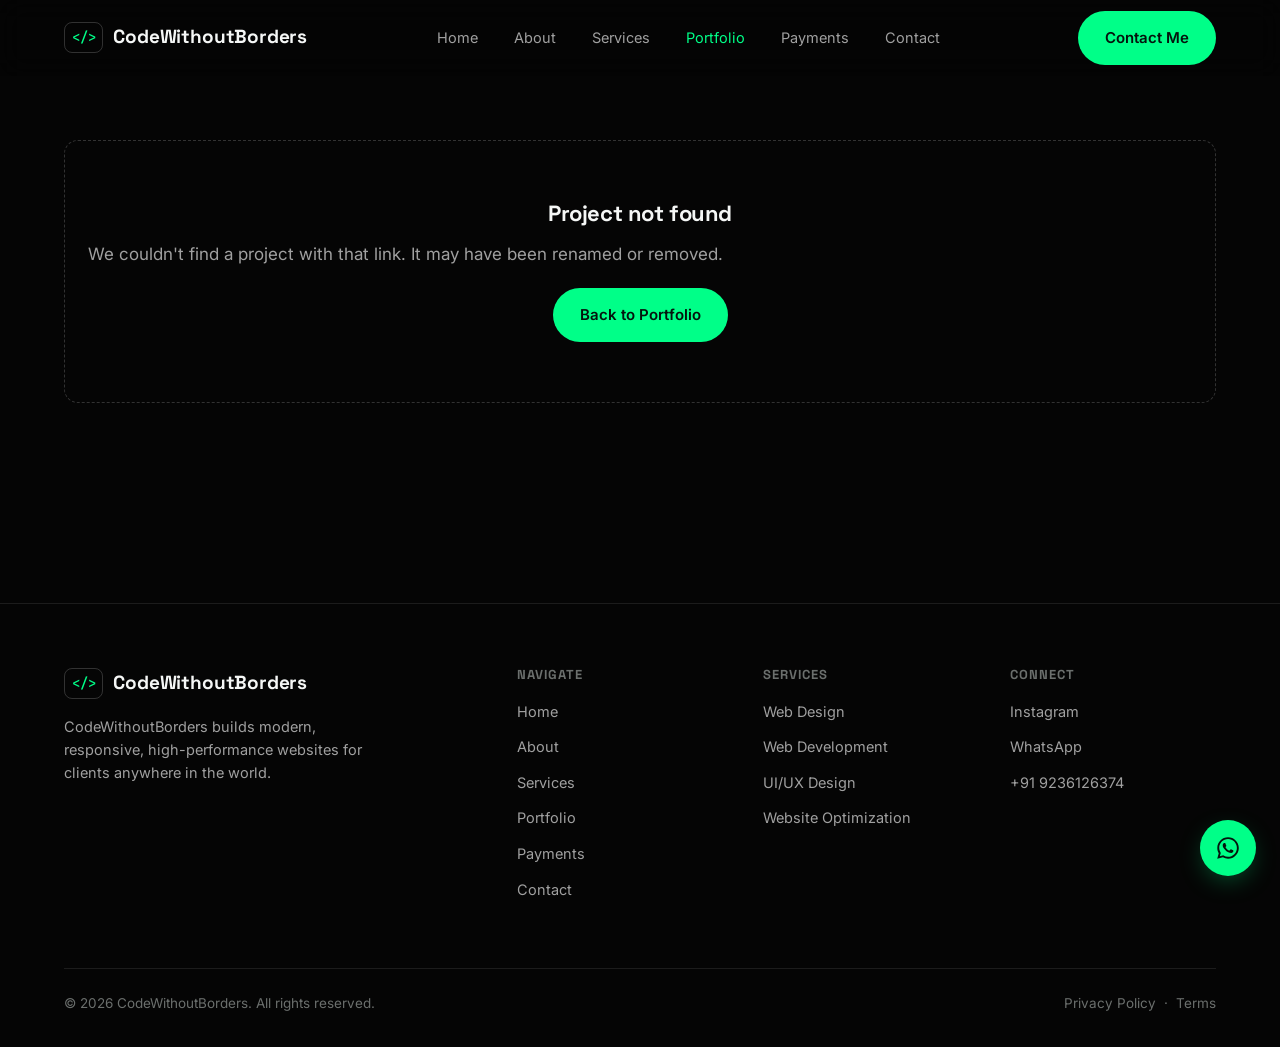
<file: project.html>
<!DOCTYPE html>
<html lang="en">
<head>
<meta charset="UTF-8" />
<meta name="viewport" content="width=device-width, initial-scale=1.0" />
<title>Project — CodeWithoutBorders</title>
<meta name="description" content="Project case study by CodeWithoutBorders." />
<link rel="icon" href="data:image/svg+xml,<svg xmlns=%22http://www.w3.org/2000/svg%22 viewBox=%220 0 100 100%22><text y=%22.9em%22 font-size=%2290%22 fill=%22%2300ff88%22>&lt;/&gt;</text></svg>" />
<link rel="stylesheet" href="css/styles.css" />
</head>
<body data-page="portfolio">
<a href="#main" class="skip-link">Skip to content</a>
<div id="site-header"></div>

<main id="main">
  <section class="page-header" style="padding-bottom:0;">
    <div class="container" id="projectDetail">
      <div class="empty-state">Loading project…</div>
    </div>
  </section>
  <div class="section"></div>
</main>

<div id="site-footer"></div>
<div id="site-whatsapp"></div>
<script src="js/config.js"></script>
<script src="js/components.js"></script>
<script src="js/main.js"></script>
<script src="js/project-detail.js"></script>
</body>
</html>
</file>
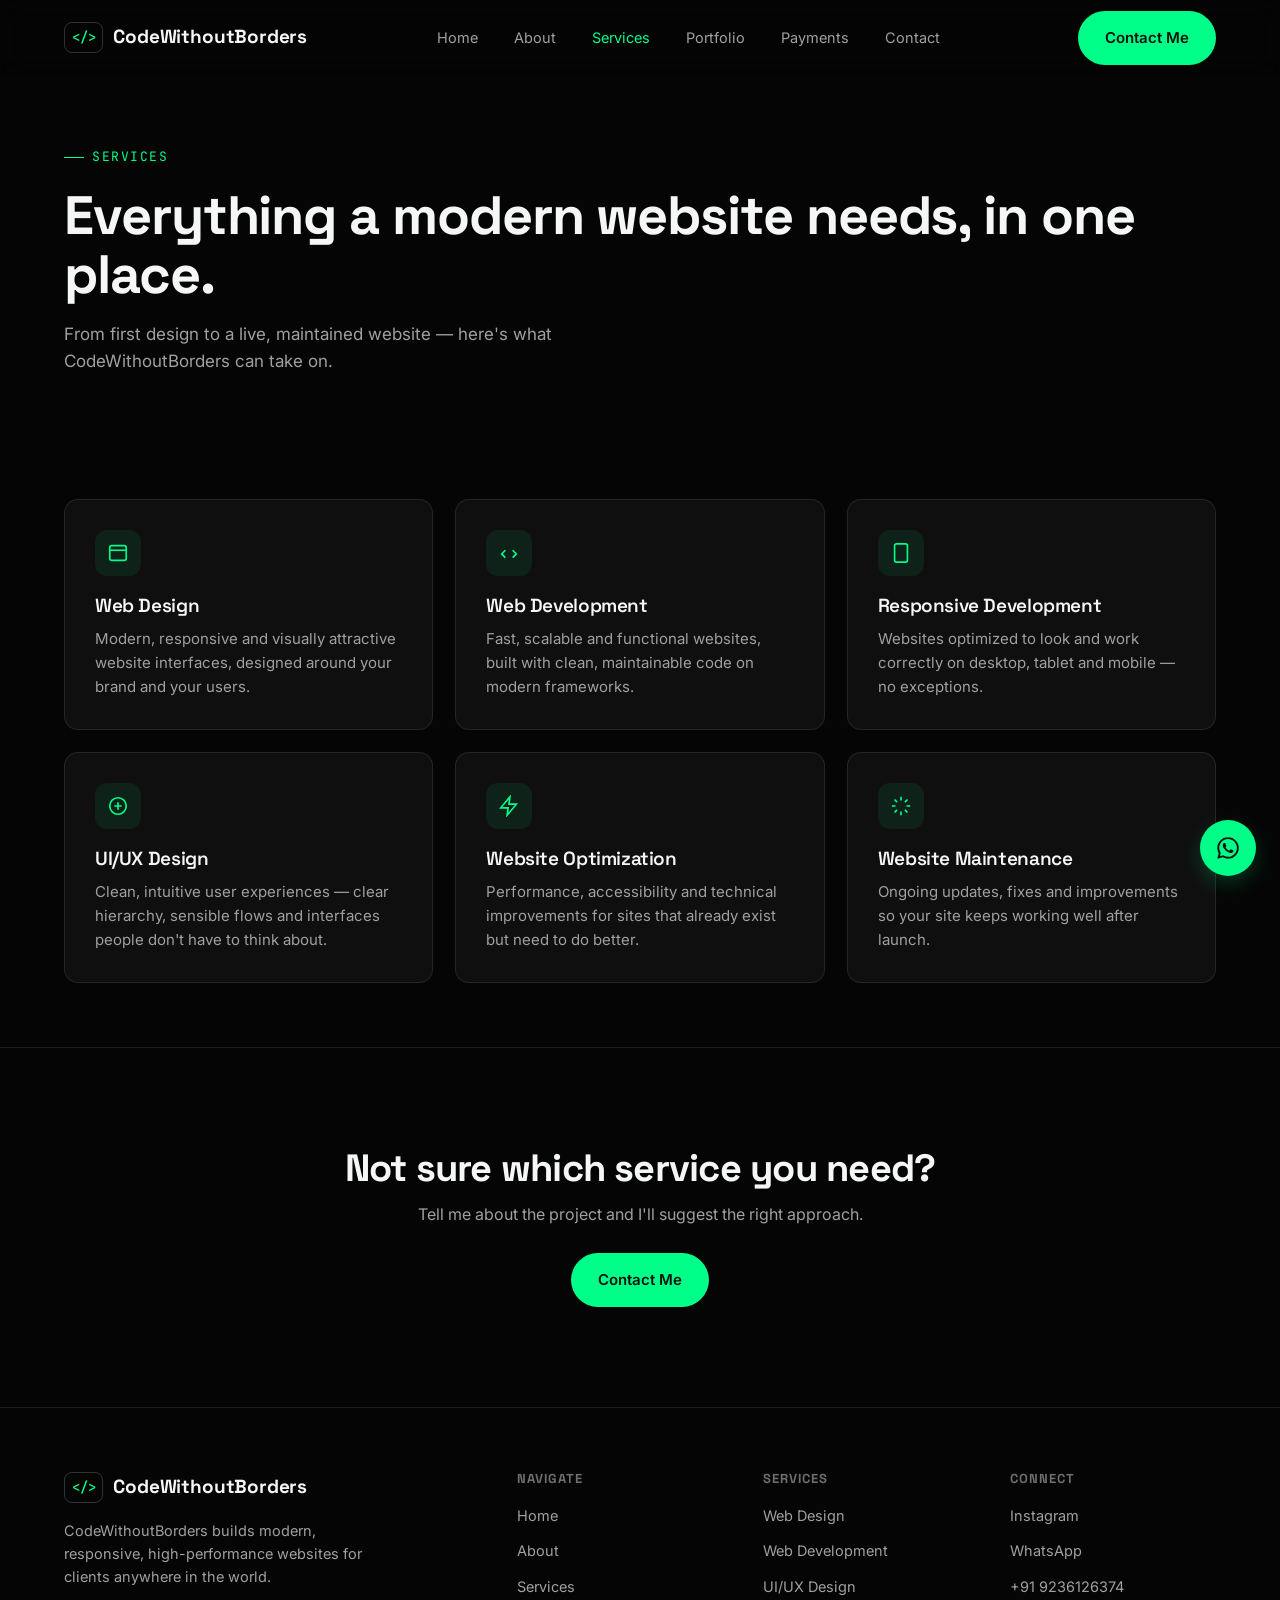
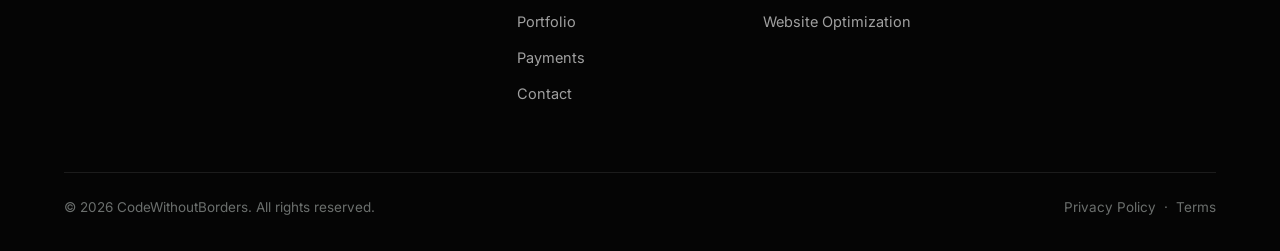
<file: services.html>
<!DOCTYPE html>
<html lang="en">
<head>
<meta charset="UTF-8" />
<meta name="viewport" content="width=device-width, initial-scale=1.0" />
<title>Services — CodeWithoutBorders</title>
<meta name="description" content="Web design, web development, responsive development, UI/UX design, optimization and maintenance services from CodeWithoutBorders." />
<link rel="canonical" href="https://REPLACE_ME_DOMAIN.com/services.html" />
<link rel="icon" href="data:image/svg+xml,<svg xmlns=%22http://www.w3.org/2000/svg%22 viewBox=%220 0 100 100%22><text y=%22.9em%22 font-size=%2290%22 fill=%22%2300ff88%22>&lt;/&gt;</text></svg>" />
<link rel="stylesheet" href="css/styles.css" />
</head>
<body data-page="services">
<a href="#main" class="skip-link">Skip to content</a>
<div id="site-header"></div>

<main id="main">
  <section class="page-header">
    <div class="container">
      <span class="eyebrow">Services</span>
      <h1>Everything a modern website needs, in one place.</h1>
      <p>From first design to a live, maintained website — here's what CodeWithoutBorders can take on.</p>
    </div>
  </section>

  <section class="section-tight">
    <div class="container">
      <div class="grid grid-3">
        <div class="card reveal">
          <div class="icon"><svg width="22" height="22" viewBox="0 0 24 24" fill="none" stroke="currentColor" stroke-width="1.8"><rect x="3" y="4" width="18" height="16" rx="2"/><path d="M3 9h18"/></svg></div>
          <h3>Web Design</h3>
          <p>Modern, responsive and visually attractive website interfaces, designed around your brand and your users.</p>
        </div>
        <div class="card reveal">
          <div class="icon"><svg width="22" height="22" viewBox="0 0 24 24" fill="none" stroke="currentColor" stroke-width="1.8"><path d="m8 9-4 4 4 4M16 9l4 4-4 4"/></svg></div>
          <h3>Web Development</h3>
          <p>Fast, scalable and functional websites, built with clean, maintainable code on modern frameworks.</p>
        </div>
        <div class="card reveal">
          <div class="icon"><svg width="22" height="22" viewBox="0 0 24 24" fill="none" stroke="currentColor" stroke-width="1.8"><rect x="5" y="2" width="14" height="20" rx="2"/><path d="M12 18h.01"/></svg></div>
          <h3>Responsive Development</h3>
          <p>Websites optimized to look and work correctly on desktop, tablet and mobile — no exceptions.</p>
        </div>
        <div class="card reveal">
          <div class="icon"><svg width="22" height="22" viewBox="0 0 24 24" fill="none" stroke="currentColor" stroke-width="1.8"><circle cx="12" cy="12" r="9"/><path d="M8 12h8M12 8v8"/></svg></div>
          <h3>UI/UX Design</h3>
          <p>Clean, intuitive user experiences — clear hierarchy, sensible flows and interfaces people don't have to think about.</p>
        </div>
        <div class="card reveal">
          <div class="icon"><svg width="22" height="22" viewBox="0 0 24 24" fill="none" stroke="currentColor" stroke-width="1.8"><path d="M13 2 3 14h8l-1 8 10-12h-8z"/></svg></div>
          <h3>Website Optimization</h3>
          <p>Performance, accessibility and technical improvements for sites that already exist but need to do better.</p>
        </div>
        <div class="card reveal">
          <div class="icon"><svg width="22" height="22" viewBox="0 0 24 24" fill="none" stroke="currentColor" stroke-width="1.8"><path d="M12 2v4M12 18v4M4.9 4.9l2.8 2.8M16.3 16.3l2.8 2.8M2 12h4M18 12h4M4.9 19.1l2.8-2.8M16.3 7.7l2.8-2.8"/></svg></div>
          <h3>Website Maintenance</h3>
          <p>Ongoing updates, fixes and improvements so your site keeps working well after launch.</p>
        </div>
      </div>
    </div>
  </section>

  <section class="section text-center" style="border-top:1px solid var(--border);">
    <div class="container reveal">
      <h2 style="font-size:clamp(26px,4vw,38px);">Not sure which service you need?</h2>
      <p style="color:var(--text-muted); margin-top:12px;">Tell me about the project and I'll suggest the right approach.</p>
      <div class="hero-cta" style="justify-content:center; margin-top:26px;">
        <a href="contact.html" class="btn btn-primary">Contact Me</a>
      </div>
    </div>
  </section>
</main>

<div id="site-footer"></div>
<div id="site-whatsapp"></div>
<script src="js/config.js"></script>
<script src="js/components.js"></script>
<script src="js/main.js"></script>
</body>
</html>
</file>
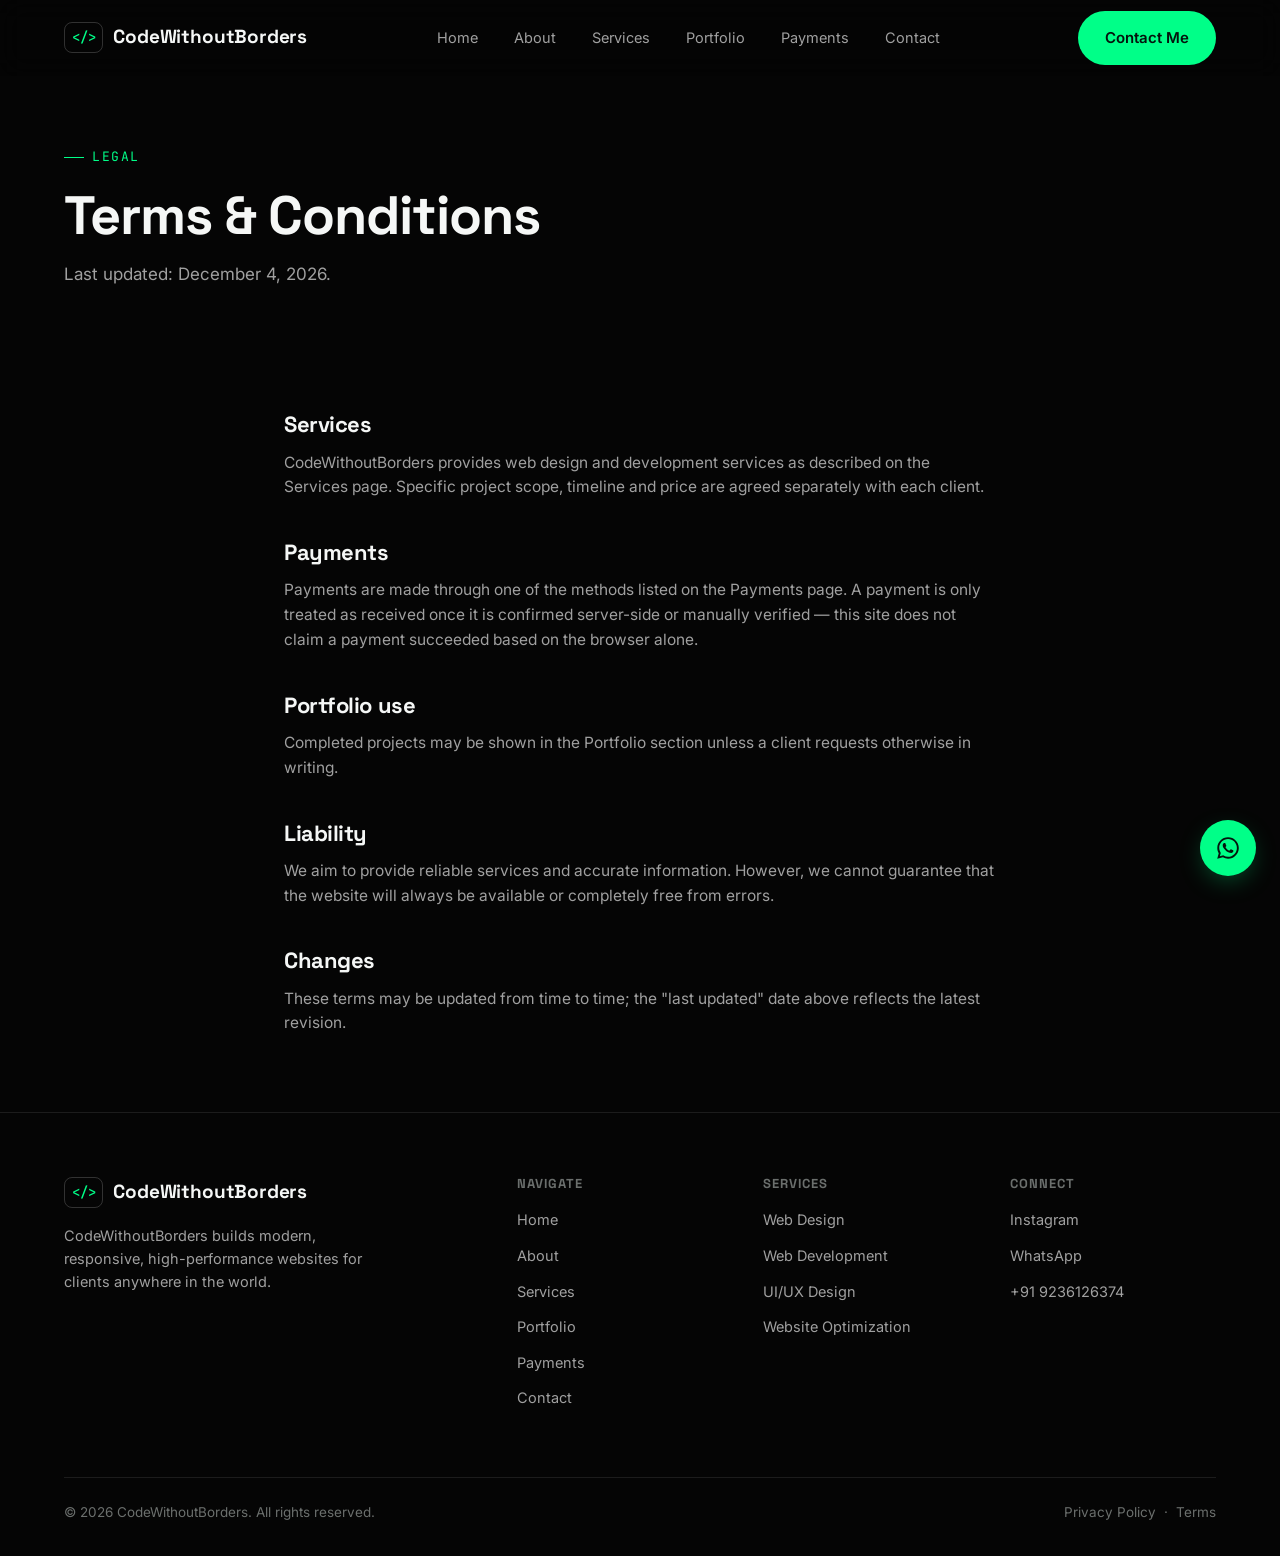
<file: terms.html>
<!DOCTYPE html>
<html lang="en">
<head>
<meta charset="UTF-8" />
<meta name="viewport" content="width=device-width, initial-scale=1.0" />
<title>Terms &amp; Conditions — CodeWithoutBorders</title>
<meta name="description" content="Terms and conditions for working with CodeWithoutBorders." />
<link rel="icon" href="data:image/svg+xml,<svg xmlns=%22http://www.w3.org/2000/svg%22 viewBox=%220 0 100 100%22><text y=%22.9em%22 font-size=%2290%22 fill=%22%2300ff88%22>&lt;/&gt;</text></svg>" />
<link rel="stylesheet" href="css/styles.css" />
</head>
<body data-page="">
<a href="#main" class="skip-link">Skip to content</a>
<div id="site-header"></div>

<main id="main">
  <section class="page-header">
    <div class="container">
      <span class="eyebrow">Legal</span>
      <h1>Terms &amp; Conditions</h1>
      <p>Last updated: <span id="lastUpdated"></span>.</p>
    </div>
  </section>

  <section class="section-tight">
    <div class="container prose">
      <h2>Services</h2>
      <p>CodeWithoutBorders provides web design and development services as described on the Services page. Specific project scope, timeline and price are agreed separately with each client.</p>

      <h2>Payments</h2>
      <p>Payments are made through one of the methods listed on the Payments page. A payment is only treated as received once it is confirmed server-side or manually verified — this site does not claim a payment succeeded based on the browser alone.</p>

      <h2>Portfolio use</h2>
      <p>Completed projects may be shown in the Portfolio section unless a client requests otherwise in writing.</p>

      <h2>Liability</h2>
      <p>We aim to provide reliable services and accurate information. However, we cannot guarantee that the website will always be available or completely free from errors.</p>

      <h2>Changes</h2>
      <p>These terms may be updated from time to time; the "last updated" date above reflects the latest revision.</p>
    </div>
  </section>
</main>

<div id="site-footer"></div>
<div id="site-whatsapp"></div>
<script src="js/config.js"></script>
<script src="js/components.js"></script>
<script>
  document.getElementById("lastUpdated").textContent = new Date().toLocaleDateString(undefined, { year: "numeric", month: "long", day: "numeric" });
</script>
</body>
</html>
</file>
<file: css/styles.css>
/* ==========================================================
   CodeWithoutBorders — Global Stylesheet
   Design tokens live in :root. Everything derives from them.
   ========================================================== */

@import url('https://fonts.googleapis.com/css2?family=Space+Grotesk:wght@400;500;600;700&family=Inter:wght@400;500;600&family=JetBrains+Mono:wght@400;500&display=swap');

:root {
  /* Color */
  --bg: #050505;
  --bg-elevated: #0c0c0c;
  --surface: #0f0f0f;
  --surface-hover: #131313;
  --border: rgba(255, 255, 255, 0.09);
  --border-strong: rgba(255, 255, 255, 0.18);
  --green: #00ff88;
  --green-dim: #00cc6f;
  --green-glow: rgba(0, 255, 136, 0.35);
  --text: #f5f7f6;
  --text-muted: #a0a0a0;
  --text-faint: #6b6f6d;
  --danger: #ff5c5c;

  /* Type */
  --font-display: "Space Grotesk", "Inter", sans-serif;
  --font-body: "Inter", -apple-system, sans-serif;
  --font-mono: "JetBrains Mono", monospace;

  /* Layout */
  --max-width: 1200px;
  --radius-sm: 8px;
  --radius-md: 14px;
  --radius-lg: 22px;
  --nav-height: 76px;

  /* Motion */
  --ease: cubic-bezier(0.16, 1, 0.3, 1);
  --dur-fast: 180ms;
  --dur-med: 420ms;
}

/* ---------- Reset ---------- */
*, *::before, *::after { box-sizing: border-box; }
html { scroll-behavior: smooth; }
@media (prefers-reduced-motion: reduce) {
  html { scroll-behavior: auto; }
  *, *::before, *::after {
    animation-duration: 0.01ms !important;
    animation-iteration-count: 1 !important;
    transition-duration: 0.01ms !important;
    scroll-behavior: auto !important;
  }
}

body {
  margin: 0;
  background: var(--bg);
  color: var(--text);
  font-family: var(--font-body);
  font-size: 16px;
  line-height: 1.6;
  -webkit-font-smoothing: antialiased;
  overflow-x: hidden;
}

h1, h2, h3, h4 { font-family: var(--font-display); margin: 0; line-height: 1.1; letter-spacing: -0.02em; }
p { margin: 0; }
a { color: inherit; text-decoration: none; }
ul { list-style: none; margin: 0; padding: 0; }
img { max-width: 100%; display: block; }
button { font-family: inherit; cursor: pointer; }
input, textarea, select { font-family: inherit; }

/* Visible focus states everywhere (accessibility) */
a:focus-visible,
button:focus-visible,
input:focus-visible,
textarea:focus-visible,
select:focus-visible {
  outline: 2px solid var(--green);
  outline-offset: 3px;
  border-radius: 4px;
}

.skip-link {
  position: absolute;
  left: -9999px;
  top: 0;
  background: var(--green);
  color: #04140d;
  padding: 12px 18px;
  z-index: 1000;
  font-weight: 600;
  border-radius: 0 0 8px 0;
}
.skip-link:focus { left: 0; }

/* ---------- Layout helpers ---------- */
.container {
  max-width: var(--max-width);
  margin: 0 auto;
  padding: 0 24px;
}
@media (max-width: 380px) {
  .container { padding: 0 18px; }
}
.section { padding: 100px 0; }
.section-tight { padding: 64px 0; }
@media (max-width: 720px) {
  .section { padding: 64px 0; }
}

.eyebrow {
  font-family: var(--font-mono);
  font-size: 13px;
  letter-spacing: 0.12em;
  text-transform: uppercase;
  color: var(--green);
  display: inline-flex;
  align-items: center;
  gap: 8px;
  margin-bottom: 16px;
}
.eyebrow::before {
  content: "";
  width: 20px;
  height: 1px;
  background: var(--green);
}

.section-head { max-width: 640px; margin-bottom: 56px; }
.section-head h2 { font-size: clamp(28px, 4vw, 42px); font-weight: 600; }
.section-head p { color: var(--text-muted); margin-top: 14px; font-size: 17px; }

/* ---------- Buttons ---------- */
.btn {
  display: inline-flex;
  align-items: center;
  justify-content: center;
  gap: 10px;
  padding: 14px 26px;
  border-radius: 999px;
  font-weight: 600;
  font-size: 15px;
  border: 1px solid transparent;
  transition: transform var(--dur-fast) var(--ease), box-shadow var(--dur-fast) var(--ease), background var(--dur-fast) var(--ease), border-color var(--dur-fast) var(--ease);
  white-space: nowrap;
}
.btn:active { transform: scale(0.97); }
.btn-primary {
  background: var(--green);
  color: #04140d;
  box-shadow: 0 0 0 0 var(--green-glow);
}
.btn-primary:hover { box-shadow: 0 8px 30px -6px var(--green-glow); transform: translateY(-2px); }
.btn-secondary {
  background: transparent;
  color: var(--text);
  border-color: var(--border-strong);
}
.btn-secondary:hover { border-color: var(--green); color: var(--green); transform: translateY(-2px); }
.btn-ghost { background: transparent; color: var(--text-muted); padding: 10px 16px; }
.btn-ghost:hover { color: var(--green); }
.btn-block { width: 100%; }
.btn[disabled] { opacity: 0.55; cursor: not-allowed; transform: none !important; }

/* ---------- Navbar ---------- */
.navbar {
  position: fixed;
  top: 0; left: 0; right: 0;
  height: var(--nav-height);
  z-index: 500;
  display: flex;
  align-items: center;
  background: rgba(5, 5, 5, 0.55);
  backdrop-filter: blur(14px) saturate(140%);
  -webkit-backdrop-filter: blur(14px) saturate(140%);
  border-bottom: 1px solid transparent;
  transition: border-color var(--dur-fast) var(--ease), background var(--dur-fast) var(--ease);
}
.navbar.is-scrolled { border-color: var(--border); background: rgba(5, 5, 5, 0.82); }
.navbar .container { display: flex; align-items: center; justify-content: space-between; width: 100%; }

.brand {
  display: flex;
  align-items: center;
  gap: 10px;
  font-family: var(--font-display);
  font-weight: 700;
  font-size: 19px;
  letter-spacing: -0.01em;
  white-space: nowrap;
  min-width: 0;
}
@media (max-width: 380px) {
  .brand { font-size: 15px; gap: 7px; }
  .brand .mark { padding: 2px 5px; font-size: 12px; }
}
.brand .mark {
  font-family: var(--font-mono);
  color: var(--green);
  font-weight: 500;
  border: 1px solid var(--border-strong);
  border-radius: 8px;
  padding: 3px 7px;
  font-size: 14px;
}

.nav-links {
  display: flex;
  align-items: center;
  gap: 4px;
}
.nav-links a {
  padding: 10px 16px;
  border-radius: 999px;
  font-size: 14.5px;
  color: var(--text-muted);
  transition: color var(--dur-fast) var(--ease), background var(--dur-fast) var(--ease);
  position: relative;
}
.nav-links a:hover { color: var(--text); background: var(--surface); }
.nav-links a.active { color: var(--green); }
.nav-cta { margin-left: 8px; }

.nav-toggle {
  display: none;
  background: none;
  border: 1px solid var(--border-strong);
  border-radius: 10px;
  width: 42px; height: 42px;
  align-items: center;
  justify-content: center;
  color: var(--text);
}

.mobile-menu {
  position: fixed;
  inset: var(--nav-height) 0 0 0;
  background: rgba(5,5,5,0.98);
  backdrop-filter: blur(10px);
  z-index: 499;
  display: flex;
  flex-direction: column;
  padding: 28px 24px;
  gap: 4px;
  transform: translateY(-8px);
  opacity: 0;
  pointer-events: none;
  transition: opacity var(--dur-med) var(--ease), transform var(--dur-med) var(--ease);
}
.mobile-menu.open { opacity: 1; transform: translateY(0); pointer-events: auto; }
.mobile-menu a {
  padding: 16px 4px;
  font-size: 20px;
  font-family: var(--font-display);
  border-bottom: 1px solid var(--border);
  color: var(--text);
}
.mobile-menu a.active { color: var(--green); }
.mobile-menu .btn { margin-top: 20px; }

@media (max-width: 900px) {
  .nav-links { display: none; }
  .nav-cta { display: none; }
  .nav-toggle { display: inline-flex; }
}

/* ---------- Hero ---------- */
.hero {
  position: relative;
  padding: calc(var(--nav-height) + 84px) 0 100px;
  overflow: hidden;
}
.hero-bg {
  position: absolute;
  inset: 0;
  z-index: -1;
  background:
    radial-gradient(600px circle at 15% 20%, rgba(0,255,136,0.08), transparent 60%),
    radial-gradient(500px circle at 85% 60%, rgba(0,255,136,0.05), transparent 60%);
}
.hero-grid {
  position: absolute;
  inset: 0;
  z-index: -1;
  background-image:
    linear-gradient(rgba(255,255,255,0.035) 1px, transparent 1px),
    linear-gradient(90deg, rgba(255,255,255,0.035) 1px, transparent 1px);
  background-size: 46px 46px;
  mask-image: radial-gradient(ellipse 70% 60% at 50% 20%, black 40%, transparent 90%);
}
.hero-content { max-width: 780px; }
.hero h1 {
  font-size: clamp(40px, 7vw, 76px);
  font-weight: 700;
  opacity: 0;
  transform: translateY(18px);
  animation: rise var(--dur-med) var(--ease) forwards;
  animation-delay: 80ms;
}
.hero h1 .accent { color: var(--green); }
.hero-sub {
  margin-top: 22px;
  font-size: clamp(16px, 2vw, 19px);
  color: var(--text-muted);
  max-width: 620px;
  opacity: 0;
  transform: translateY(18px);
  animation: rise var(--dur-med) var(--ease) forwards;
  animation-delay: 200ms;
}
.hero-cta {
  margin-top: 38px;
  display: flex;
  gap: 14px;
  flex-wrap: wrap;
  opacity: 0;
  transform: translateY(18px);
  animation: rise var(--dur-med) var(--ease) forwards;
  animation-delay: 320ms;
}
.hero-meta {
  margin-top: 64px;
  display: flex;
  gap: 40px;
  flex-wrap: wrap;
  opacity: 0;
  animation: fade var(--dur-med) var(--ease) forwards;
  animation-delay: 460ms;
}
@media (max-width: 480px) {
  .hero-meta { gap: 24px 32px; margin-top: 44px; }
}
.hero-meta div strong { display: block; font-family: var(--font-display); font-size: 26px; color: var(--green); }
.hero-meta div span { font-size: 13px; color: var(--text-faint); }

@keyframes rise { to { opacity: 1; transform: translateY(0); } }
@keyframes fade { to { opacity: 1; } }
@media (prefers-reduced-motion: reduce) {
  .hero h1, .hero-sub, .hero-cta, .hero-meta { opacity: 1; transform: none; animation: none; }
}

.floaters { position: absolute; inset: 0; z-index: -1; pointer-events: none; }
.floaters span {
  position: absolute;
  width: 6px; height: 6px;
  border-radius: 50%;
  background: var(--green);
  opacity: 0.5;
  animation: floaty 9s ease-in-out infinite;
  box-shadow: 0 0 12px var(--green-glow);
}
@keyframes floaty {
  0%, 100% { transform: translateY(0); }
  50% { transform: translateY(-24px); }
}
@media (prefers-reduced-motion: reduce) { .floaters span { animation: none; } }

/* ---------- Cards (services / tech / stats) ---------- */
.grid { display: grid; gap: 22px; }
.grid-3 { grid-template-columns: repeat(3, 1fr); }
.grid-4 { grid-template-columns: repeat(4, 1fr); }
.grid-2 { grid-template-columns: repeat(2, 1fr); }
@media (max-width: 980px) { .grid-3, .grid-4 { grid-template-columns: repeat(2, 1fr); } }
@media (max-width: 620px) { .grid-3, .grid-4, .grid-2 { grid-template-columns: 1fr; } }

/* Generic responsive two-column split (replaces one-off inline grid-template-columns,
   which inline styles would otherwise let win over any media query below). Set the
   ratio/gap/alignment per-instance with the --split-* custom properties; the column
   collapse on small screens always applies regardless of what those are set to. */
.split-2col {
  display: grid;
  gap: var(--split-gap, 48px);
  grid-template-columns: var(--split-ratio, 1fr 1fr);
  align-items: var(--split-align, center);
}
@media (max-width: 860px) {
  .split-2col { grid-template-columns: 1fr !important; gap: var(--split-gap-mobile, 32px) !important; }
}

.card {
  background: var(--surface);
  border: 1px solid var(--border);
  border-radius: var(--radius-md);
  padding: 30px;
  transition: transform var(--dur-fast) var(--ease), border-color var(--dur-fast) var(--ease), background var(--dur-fast) var(--ease);
}
.card:hover { transform: translateY(-4px); border-color: var(--border-strong); background: var(--surface-hover); }
.card .icon {
  width: 46px; height: 46px;
  display: flex; align-items: center; justify-content: center;
  border-radius: 12px;
  background: rgba(0,255,136,0.08);
  color: var(--green);
  margin-bottom: 20px;
}
.card h3 { font-size: 19px; font-weight: 600; margin-bottom: 10px; }
.card p { color: var(--text-muted); font-size: 15px; }

.stat-card { text-align: left; }
.stat-card strong { display: block; font-family: var(--font-display); font-size: 38px; color: var(--green); }
.stat-card span { color: var(--text-muted); font-size: 14px; }

/* Tech badges */
.tech-badges { display: flex; flex-wrap: wrap; gap: 12px; }
.tech-badge {
  display: flex; align-items: center; gap: 9px;
  padding: 12px 18px;
  border: 1px solid var(--border);
  border-radius: 999px;
  font-family: var(--font-mono);
  font-size: 14px;
  color: var(--text-muted);
  transition: border-color var(--dur-fast) var(--ease), color var(--dur-fast) var(--ease), transform var(--dur-fast) var(--ease);
}
.tech-badge:hover { border-color: var(--green); color: var(--green); transform: translateY(-2px); }
.tech-badge .dot { width: 7px; height: 7px; border-radius: 50%; background: var(--green); }

/* ---------- Portfolio ---------- */
.filter-bar {
  display: flex; flex-wrap: wrap; gap: 10px;
  margin-bottom: 40px;
}
.filter-btn {
  padding: 10px 20px;
  border-radius: 999px;
  border: 1px solid var(--border);
  background: transparent;
  color: var(--text-muted);
  font-size: 14px;
  transition: all var(--dur-fast) var(--ease);
}
.filter-btn:hover { border-color: var(--border-strong); color: var(--text); }
.filter-btn.active { background: var(--green); border-color: var(--green); color: #04140d; font-weight: 600; }

.project-grid { display: grid; grid-template-columns: repeat(3, 1fr); gap: 26px; }
@media (max-width: 980px) { .project-grid { grid-template-columns: repeat(2, 1fr); } }
@media (max-width: 620px) { .project-grid { grid-template-columns: 1fr; } }

.project-card {
  background: var(--surface);
  border: 1px solid var(--border);
  border-radius: var(--radius-md);
  overflow: hidden;
  transition: transform var(--dur-fast) var(--ease), border-color var(--dur-fast) var(--ease);
  opacity: 0; transform: translateY(16px);
}
.project-card.in-view { opacity: 1; transform: translateY(0); transition: opacity var(--dur-med) var(--ease), transform var(--dur-med) var(--ease), border-color var(--dur-fast) var(--ease); }
.project-card:hover { transform: translateY(-6px); border-color: var(--border-strong); }
.project-card .thumb { aspect-ratio: 16/10; overflow: hidden; background: var(--bg-elevated); }
.project-card .thumb img { width: 100%; height: 100%; object-fit: cover; transition: transform 500ms var(--ease); }
.project-card:hover .thumb img { transform: scale(1.06); }
.project-card .body { padding: 22px; }
.project-card .cat { font-family: var(--font-mono); font-size: 12px; color: var(--green); text-transform: uppercase; letter-spacing: 0.08em; }
.project-card h3 { font-size: 18px; margin: 10px 0 8px; }
.project-card p { color: var(--text-muted); font-size: 14.5px; }
.project-card .tags { display: flex; flex-wrap: wrap; gap: 6px; margin-top: 14px; }
.project-card .tags span { font-family: var(--font-mono); font-size: 11.5px; color: var(--text-faint); border: 1px solid var(--border); border-radius: 6px; padding: 3px 8px; }
.empty-state { text-align: center; padding: 60px 20px; color: var(--text-muted); border: 1px dashed var(--border-strong); border-radius: var(--radius-md); }

/* ---------- Payments ---------- */
.payment-card {
  background: var(--surface);
  border: 1px solid var(--border);
  border-radius: var(--radius-md);
  padding: 28px;
  display: flex;
  flex-direction: column;
  gap: 16px;
}
.payment-card .head { display: flex; align-items: center; justify-content: space-between; }
.payment-card .head h3 { font-size: 18px; }
.payment-status { font-family: var(--font-mono); font-size: 11px; padding: 4px 10px; border-radius: 999px; text-transform: uppercase; letter-spacing: 0.05em; }
.payment-status.ready { background: rgba(0,255,136,0.12); color: var(--green); }
.payment-status.pending { background: rgba(255,255,255,0.06); color: var(--text-faint); }
.payment-value {
  display: flex; align-items: center; justify-content: space-between; gap: 10px;
  background: var(--bg-elevated);
  border: 1px solid var(--border);
  border-radius: var(--radius-sm);
  padding: 12px 14px;
  font-family: var(--font-mono);
  font-size: 14px;
  color: var(--text-muted);
  word-break: break-all;
}
.copy-btn {
  flex-shrink: 0;
  background: transparent;
  border: 1px solid var(--border-strong);
  color: var(--text);
  border-radius: 8px;
  padding: 7px 12px;
  font-size: 12.5px;
  transition: all var(--dur-fast) var(--ease);
}
.copy-btn:hover { border-color: var(--green); color: var(--green); }
.copy-btn.copied { background: var(--green); color: #04140d; border-color: var(--green); }

/* ---------- Contact ---------- */
.form-grid { display: grid; grid-template-columns: 1fr 1fr; gap: 18px; }
@media (max-width: 620px) { .form-grid { grid-template-columns: 1fr; } }
.field { display: flex; flex-direction: column; gap: 8px; }
.field.full { grid-column: 1 / -1; }
.field label { font-size: 13.5px; color: var(--text-muted); }
.field input, .field textarea {
  background: var(--surface);
  border: 1px solid var(--border);
  border-radius: var(--radius-sm);
  padding: 13px 15px;
  color: var(--text);
  font-size: 15px;
  transition: border-color var(--dur-fast) var(--ease);
}
.field input:focus, .field textarea:focus { border-color: var(--green); outline: none; }
.field input[aria-invalid="true"], .field textarea[aria-invalid="true"] { border-color: var(--danger); }
.field .error { font-size: 12.5px; color: var(--danger); min-height: 16px; }
.field textarea { resize: vertical; min-height: 130px; }

.form-status {
  margin-top: 18px;
  padding: 14px 16px;
  border-radius: var(--radius-sm);
  font-size: 14px;
  display: none;
}
.form-status.show { display: block; }
.form-status.success { background: rgba(0,255,136,0.1); color: var(--green); border: 1px solid rgba(0,255,136,0.3); }
.form-status.error { background: rgba(255,92,92,0.1); color: var(--danger); border: 1px solid rgba(255,92,92,0.3); }

.contact-side { display: flex; flex-direction: column; gap: 14px; }
.contact-link {
  display: flex; align-items: center; gap: 14px;
  padding: 16px 18px;
  border: 1px solid var(--border);
  border-radius: var(--radius-md);
  transition: all var(--dur-fast) var(--ease);
}
.contact-link:hover { border-color: var(--green); background: var(--surface); }
.contact-link .icon { width: 40px; height: 40px; border-radius: 10px; background: rgba(0,255,136,0.08); color: var(--green); display: flex; align-items: center; justify-content: center; flex-shrink: 0; }
.contact-link strong { display: block; font-size: 15px; }
.contact-link span { font-size: 13px; color: var(--text-faint); }

/* ---------- Footer ---------- */
.footer { border-top: 1px solid var(--border); padding: 64px 0 32px; }
.footer-grid { display: grid; grid-template-columns: 2fr 1fr 1fr 1fr; gap: 40px; }
@media (max-width: 780px) { .footer-grid { grid-template-columns: 1fr 1fr; } }
@media (max-width: 480px) { .footer-grid { grid-template-columns: 1fr; } }
.footer h4 { font-size: 13px; color: var(--text-faint); text-transform: uppercase; letter-spacing: 0.08em; margin-bottom: 16px; }
.footer ul li { margin-bottom: 10px; }
.footer ul a { color: var(--text-muted); font-size: 14.5px; transition: color var(--dur-fast) var(--ease); }
.footer ul a:hover { color: var(--green); }
.footer-bottom {
  margin-top: 56px;
  padding-top: 24px;
  border-top: 1px solid var(--border);
  display: flex; justify-content: space-between; flex-wrap: wrap; gap: 12px;
  color: var(--text-faint); font-size: 13.5px;
}

.floating-wa {
  position: fixed;
  bottom: 24px; right: 24px;
  width: 56px; height: 56px;
  border-radius: 50%;
  background: var(--green);
  color: #04140d;
  display: flex; align-items: center; justify-content: center;
  box-shadow: 0 8px 26px -6px var(--green-glow);
  z-index: 400;
  transition: transform var(--dur-fast) var(--ease);
}
.floating-wa:hover { transform: scale(1.08); }

/* ---------- Page header (inner pages) ---------- */
.page-header { padding: calc(var(--nav-height) + 64px) 0 60px; }
.page-header .eyebrow { margin-bottom: 18px; }
.page-header h1 { font-size: clamp(34px, 5vw, 54px); }
.page-header p { margin-top: 16px; color: var(--text-muted); font-size: 17px; max-width: 640px; }

.breadcrumb { font-family: var(--font-mono); font-size: 13px; color: var(--text-faint); margin-bottom: 22px; }
.breadcrumb a { color: var(--text-muted); }
.breadcrumb a:hover { color: var(--green); }

/* ---------- Reveal on scroll ---------- */
.reveal { opacity: 0; transform: translateY(20px); transition: opacity var(--dur-med) var(--ease), transform var(--dur-med) var(--ease); }
.reveal.in-view { opacity: 1; transform: translateY(0); }
@media (prefers-reduced-motion: reduce) { .reveal { opacity: 1; transform: none; transition: none; } }

/* ---------- 404 ---------- */
.error-page { min-height: 90vh; display: flex; flex-direction: column; align-items: center; justify-content: center; text-align: center; padding: 0 20px; }
.error-page .code { font-family: var(--font-mono); font-size: 100px; color: var(--green); line-height: 1; }
.error-page h1 { margin-top: 12px; font-size: 28px; }
.error-page p { margin-top: 12px; color: var(--text-muted); max-width: 420px; }
.error-page .btn { margin-top: 28px; }

/* ---------- Prose (privacy/terms) ---------- */
.prose { max-width: 760px; }
.prose h2 { font-size: 22px; margin-top: 40px; margin-bottom: 14px; }
.prose h2:first-child { margin-top: 0; }
.prose p, .prose li { color: var(--text-muted); font-size: 15.5px; margin-bottom: 12px; }
.prose ul { padding-left: 20px; list-style: disc; }

/* ---------- Utility ---------- */
.text-center { text-align: center; }
.mt-lg { margin-top: 40px; }
.divider { height: 1px; background: var(--border); margin: 0; }
.visually-hidden {
  position: absolute; width: 1px; height: 1px; padding: 0; margin: -1px;
  overflow: hidden; clip: rect(0,0,0,0); white-space: nowrap; border: 0;
}
</file>
